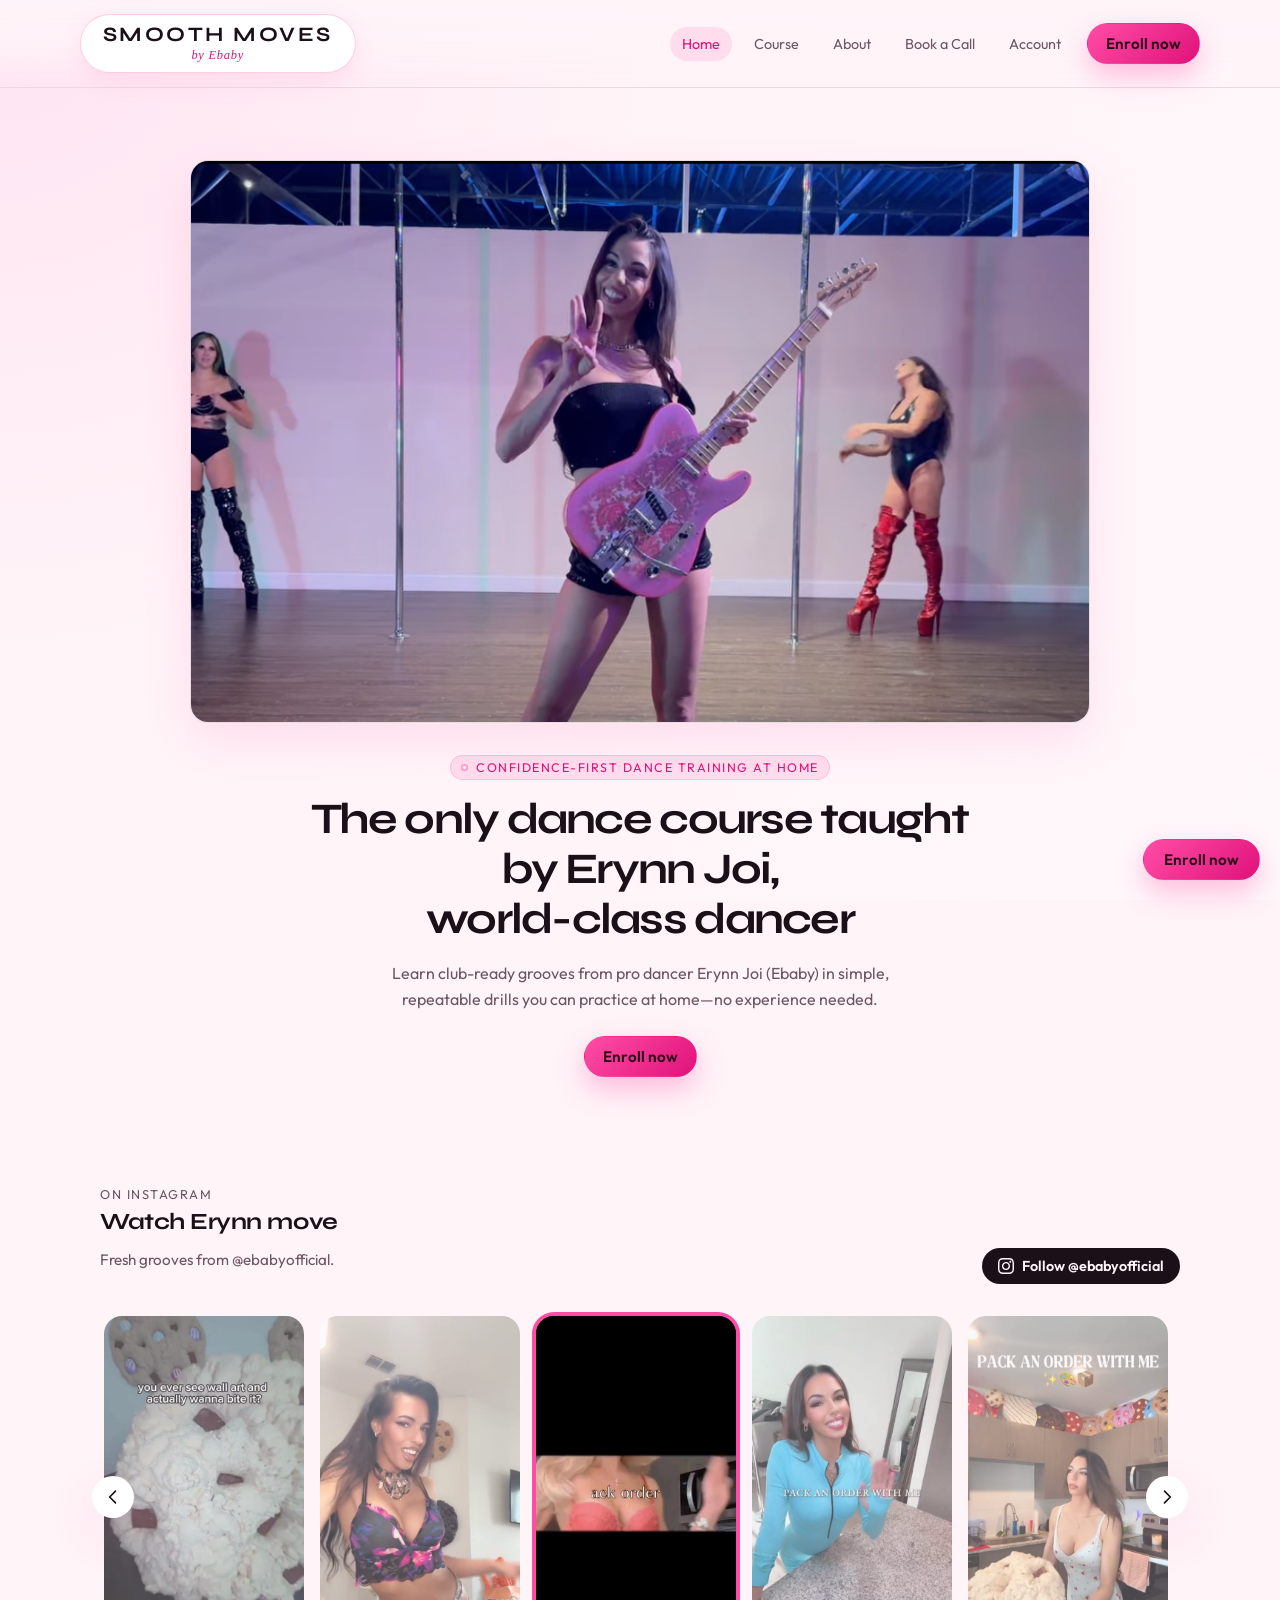
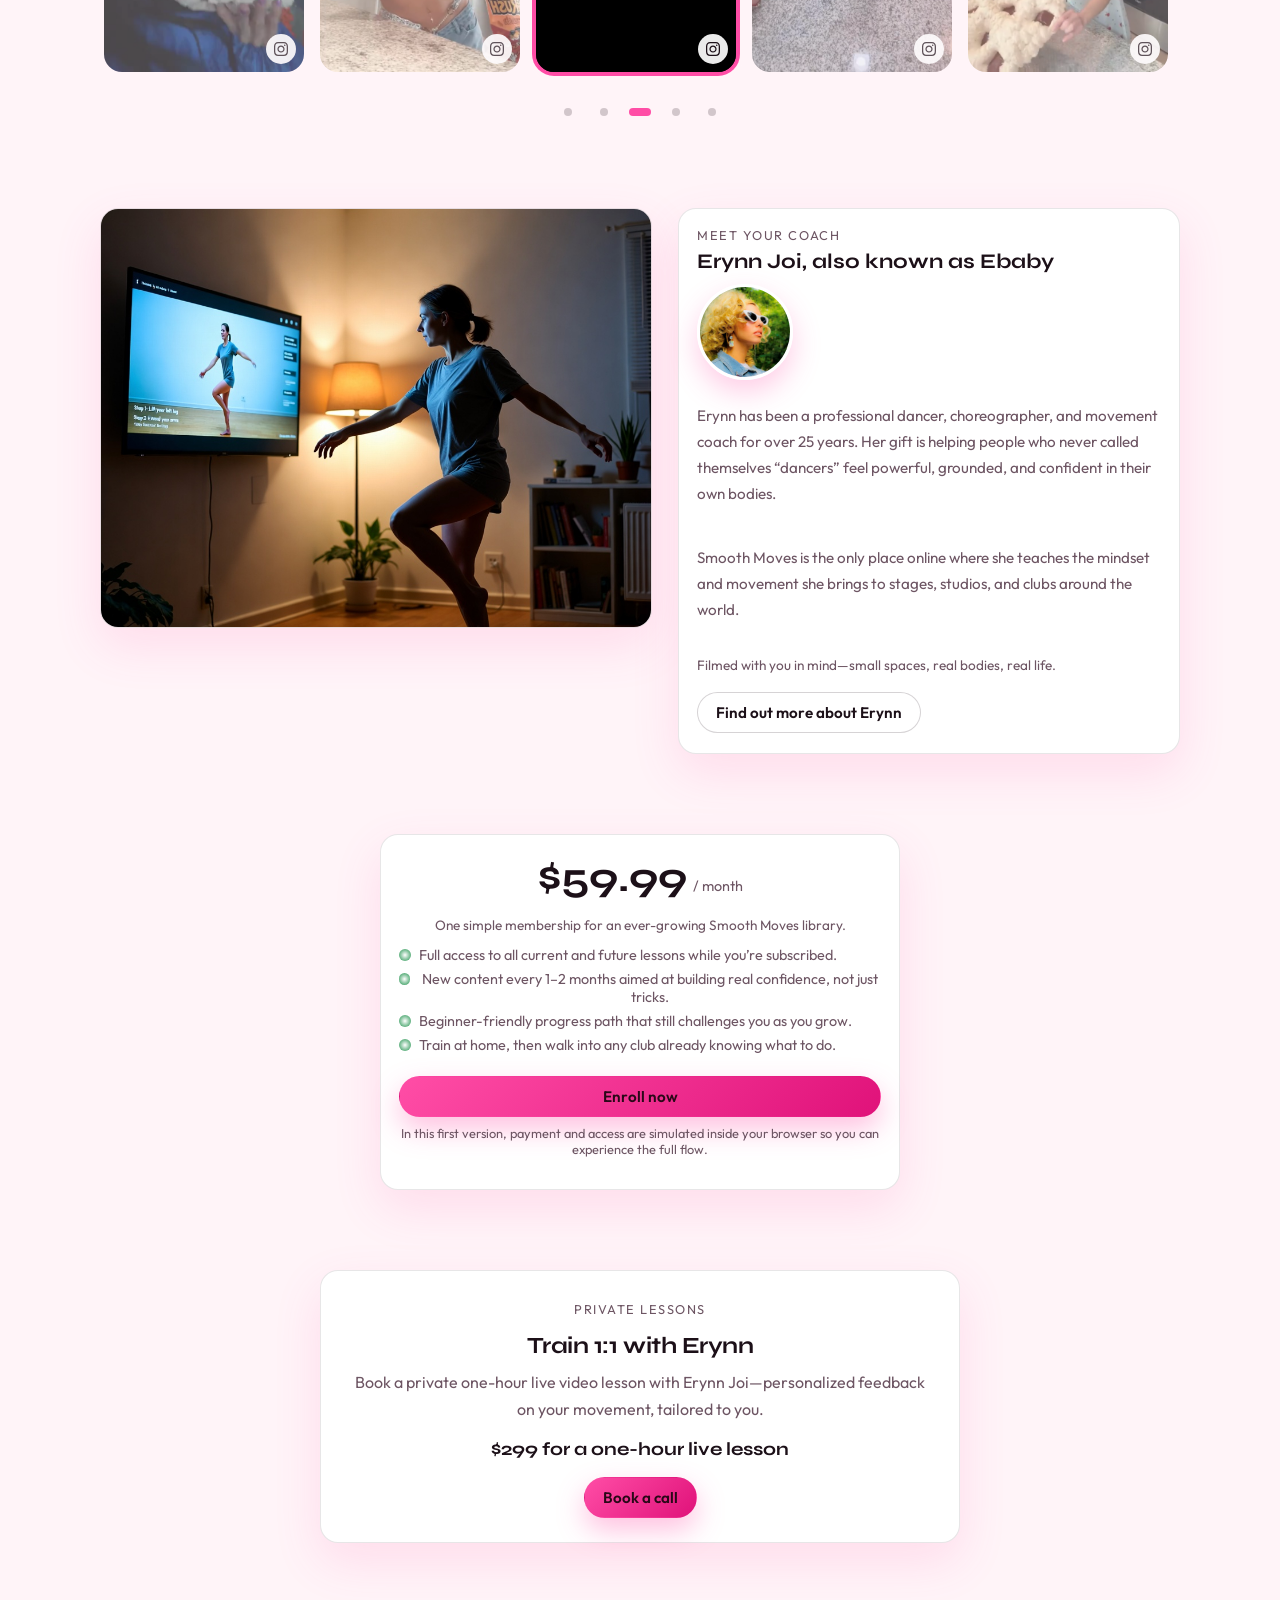
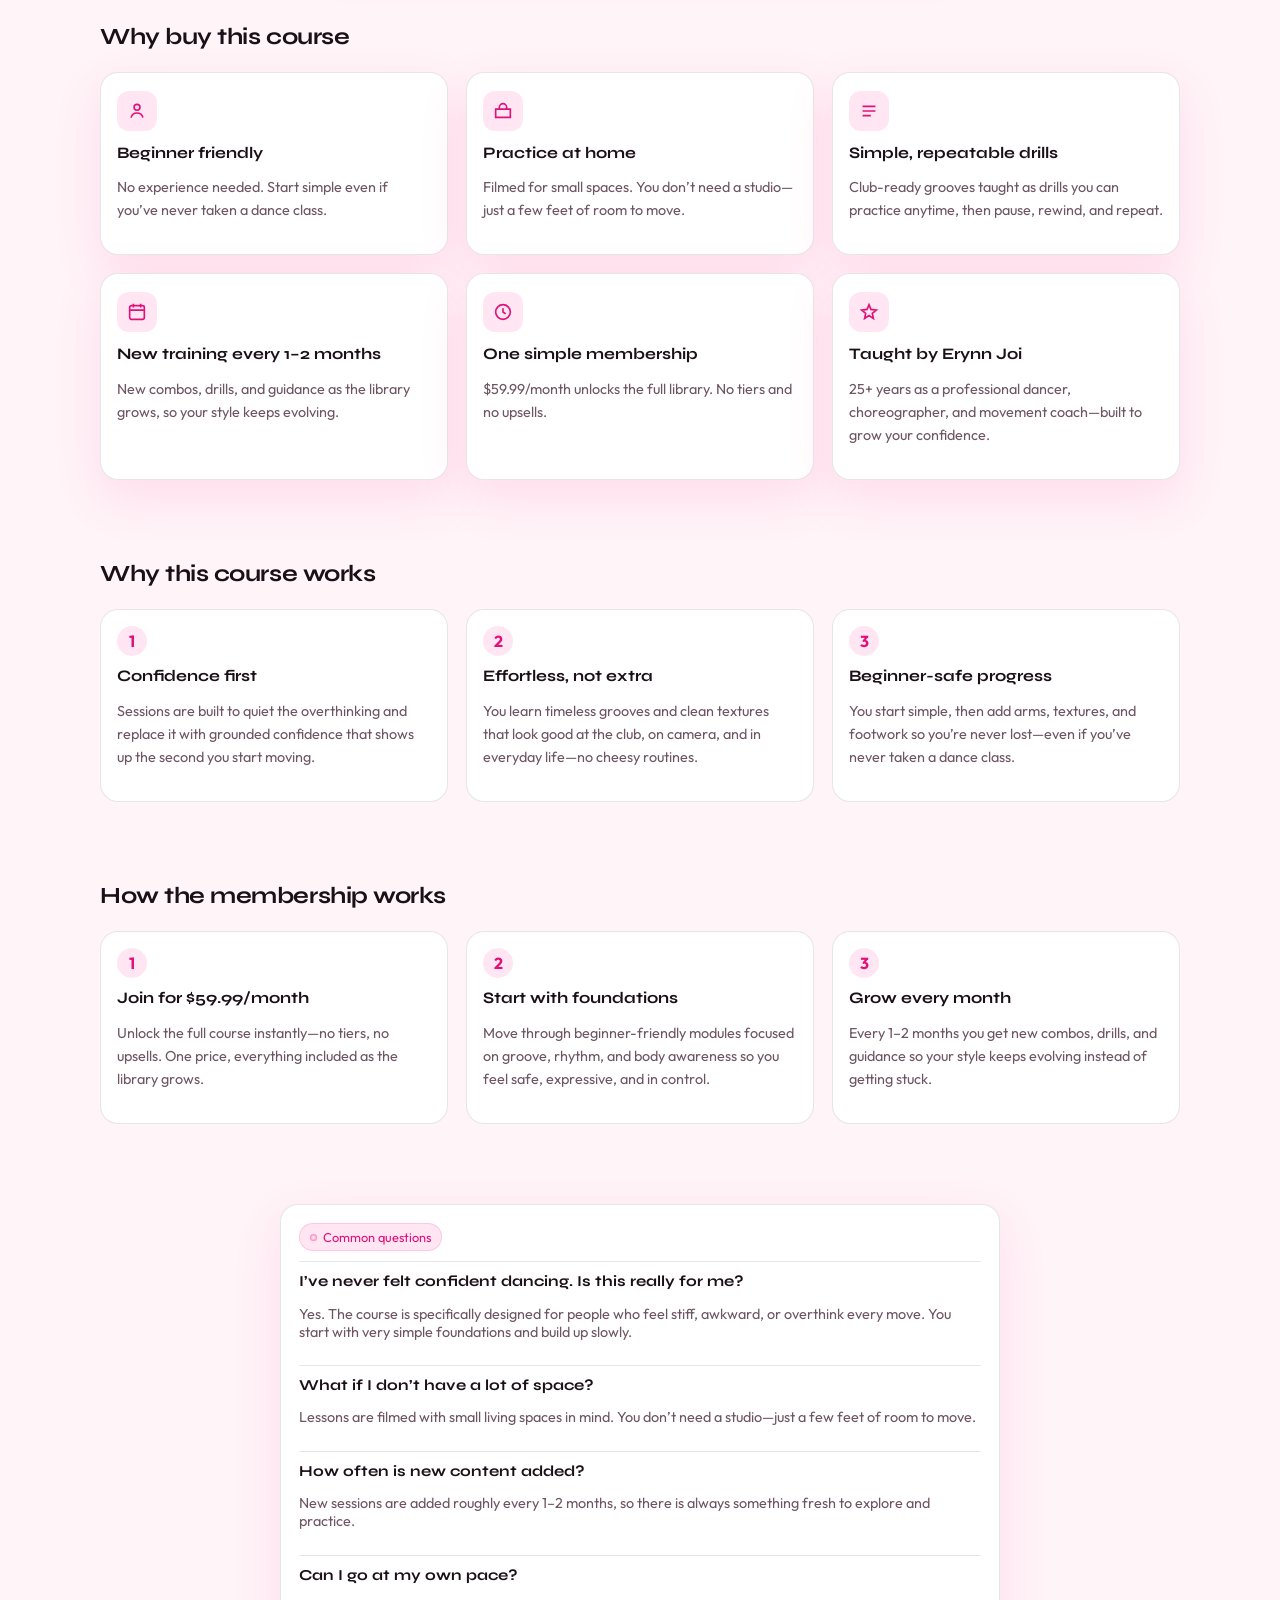
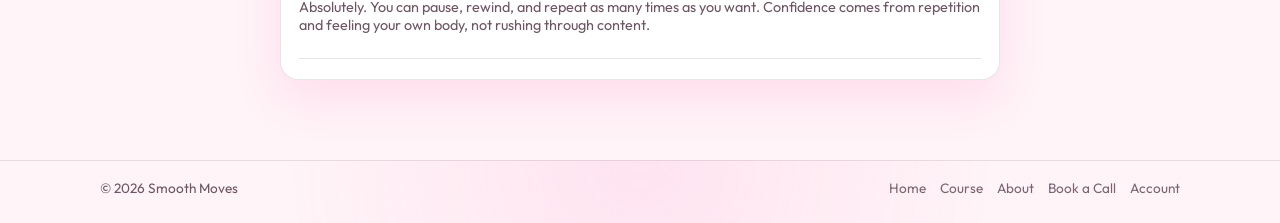
<file: index.html>
<!DOCTYPE html>
<html lang="en">
  <head>
    <meta charset="UTF-8" />
    <meta name="viewport" content="width=device-width, initial-scale=1" />
    <title>Smooth Moves – Home</title>
    <meta
      name="description"
      content="Learn club-ready grooves from pro dancer Erynn Joi (Ebaby) in simple, repeatable drills you can practice at home—no experience needed. Membership $59.99/month."
    />
    <meta name="theme-color" content="#ff4da6" />
    <link rel="icon" href="assets/favicon.svg" type="image/svg+xml" />
    <link rel="canonical" href="https://plugin-factory-fl.github.io/ebaby_course/" />
    <meta property="og:type" content="website" />
    <meta property="og:site_name" content="Smooth Moves" />
    <meta property="og:title" content="Smooth Moves – beginner dance training at home" />
    <meta
      property="og:description"
      content="Learn club-ready grooves from pro dancer Erynn Joi (Ebaby) in simple, repeatable drills you can practice at home—no experience needed."
    />
    <meta property="og:image" content="https://plugin-factory-fl.github.io/ebaby_course/assets/lifestyle1.jpg" />
    <meta name="twitter:card" content="summary_large_image" />
    <meta name="twitter:title" content="Smooth Moves – beginner dance training at home" />
    <meta
      name="twitter:description"
      content="Learn club-ready grooves from pro dancer Erynn Joi (Ebaby) in simple, repeatable drills you can practice at home—no experience needed."
    />
    <meta name="twitter:image" content="https://plugin-factory-fl.github.io/ebaby_course/assets/lifestyle1.jpg" />
    <link rel="preconnect" href="https://fonts.googleapis.com" />
    <link rel="preconnect" href="https://fonts.gstatic.com" crossorigin />
    <link
      href="https://fonts.googleapis.com/css2?family=Outfit:wght@400;500;600;700&family=Syne:wght@600;700;800&display=swap"
      rel="stylesheet"
    />
    <link rel="stylesheet" href="styles.css" />
  </head>
  <body data-page="home">
    <header class="site-header">
      <div class="container header-inner">
        <a href="index.html" class="logo" aria-label="Smooth Moves by Ebaby">
          <span class="logo-mark">Smooth Moves</span>
          <span class="logo-byline">by Ebaby</span>
        </a>
        <nav class="main-nav">
          <a href="index.html" class="nav-link" data-nav="home">Home</a>
          <a href="course.html" class="nav-link" data-nav="course">Course</a>
          <a href="about.html" class="nav-link" data-nav="about">About</a>
          <a href="book.html" class="nav-link" data-nav="book">Book a Call</a>
          <a href="account.html" class="nav-link" data-nav="account">Account</a>
          <a href="account.html?start=1" class="btn btn-primary nav-cta">Enroll now</a>
        </nav>
      </div>
    </header>

    <section class="top-banner hidden">
      <img src="assets/banner.jpeg" alt="Smooth Moves banner" />
    </section>

    <main>
      <section class="hero">
        <div class="container">
          <div class="hero-intro-video">
            <div class="hero-coach-video">
              <img src="assets/Introductory_placeholder1.png" alt="Introductory video placeholder" class="intro-placeholder-img" />
            </div>
          </div>
          <div class="hero-copy">
            <div class="hero-tagline">
              <span class="pill-dot"></span>
              Confidence-first dance training at home
            </div>
            <h1>The only dance course taught by Erynn Joi, <span class="nowrap">world-class dancer</span></h1>
            <p>
              Learn club-ready grooves from pro dancer Erynn Joi (Ebaby) in simple, repeatable drills you can practice at home—no experience needed.
            </p>
            <div class="hero-actions">
              <a href="account.html?start=1" class="btn btn-primary">Enroll now</a>
            </div>
          </div>
        </div>
      </section>

      <section class="section instagram-section" data-instagram-section aria-label="Instagram videos from Erynn Joi">
        <div class="container">
          <div class="instagram-header">
            <div>
              <p class="about-eyebrow">On Instagram</p>
              <h2 class="section-title">Watch Erynn move</h2>
              <p class="section-subtitle">Fresh grooves from @ebabyofficial.</p>
            </div>
            <a
              class="instagram-follow"
              href="https://www.instagram.com/ebabyofficial/"
              target="_blank"
              rel="noreferrer"
            >
              <svg viewBox="0 0 24 24" aria-hidden="true" fill="currentColor">
                <path d="M12 2.163c3.204 0 3.584.012 4.85.07 3.252.148 4.771 1.691 4.919 4.919.058 1.265.069 1.645.069 4.849 0 3.205-.012 3.584-.069 4.849-.149 3.225-1.664 4.771-4.919 4.919-1.266.058-1.644.07-4.85.07-3.204 0-3.584-.012-4.849-.07-3.26-.149-4.771-1.699-4.919-4.92-.058-1.265-.07-1.644-.07-4.849 0-3.204.013-3.583.07-4.849.149-3.227 1.664-4.771 4.919-4.919 1.266-.057 1.645-.069 4.849-.069zm0-2.163c-3.259 0-3.667.014-4.947.072-4.358.2-6.78 2.618-6.98 6.98-.059 1.281-.073 1.689-.073 4.948 0 3.259.014 3.668.072 4.948.2 4.358 2.618 6.78 6.98 6.98 1.281.058 1.689.072 4.948.072 3.259 0 3.668-.014 4.948-.072 4.354-.2 6.782-2.618 6.979-6.98.059-1.28.073-1.689.073-4.948 0-3.259-.014-3.667-.072-4.947-.196-4.354-2.617-6.78-6.979-6.98-1.281-.059-1.69-.073-4.949-.073zm0 5.838c-3.403 0-6.162 2.759-6.162 6.162s2.759 6.163 6.162 6.163 6.162-2.759 6.162-6.163c0-3.403-2.759-6.162-6.162-6.162zm0 10.162c-2.209 0-4-1.79-4-4 0-2.209 1.791-4 4-4s4 1.791 4 4c0 2.21-1.791 4-4 4zm6.406-11.845c-.796 0-1.441.645-1.441 1.44s.645 1.44 1.441 1.44c.795 0 1.439-.645 1.439-1.44s-.644-1.44-1.439-1.44z" />
              </svg>
              Follow @ebabyofficial
            </a>
          </div>
          <div class="instagram-carousel-wrap">
            <button type="button" class="instagram-nav instagram-nav-prev" data-instagram-prev aria-label="Previous video">
              <svg viewBox="0 0 24 24" fill="none" stroke="currentColor" stroke-width="2" aria-hidden="true">
                <path stroke-linecap="round" stroke-linejoin="round" d="M15 19l-7-7 7-7" />
              </svg>
            </button>
            <div class="instagram-track" data-instagram-track></div>
            <button type="button" class="instagram-nav instagram-nav-next" data-instagram-next aria-label="Next video">
              <svg viewBox="0 0 24 24" fill="none" stroke="currentColor" stroke-width="2" aria-hidden="true">
                <path stroke-linecap="round" stroke-linejoin="round" d="M9 5l7 7-7 7" />
              </svg>
            </button>
          </div>
          <div class="instagram-dots" data-instagram-dots></div>
        </div>
      </section>

      <section class="section">
        <div class="container two-column">
          <div>
            <img src="assets/lifestyle1.jpg" alt="Person dancing with confidence at home" class="coach-side-photo" />
          </div>
          <div>
            <div class="about-card">
              <div class="about-eyebrow">Meet your coach</div>
              <h3 class="about-title">Erynn Joi, also known as Ebaby</h3>
              <div class="stack">
                <img src="assets/coach_pic.jpeg" alt="Erynn Joi, also known as Ebaby" class="coach-avatar" />
                <p class="about-body">
                  Erynn has been a professional dancer, choreographer, and movement coach for over 25 years. Her gift is helping people who never
                  called themselves “dancers” feel powerful, grounded, and confident in their own bodies.
                </p>
                <p class="about-body">
                  Smooth Moves is the only place online where she teaches the mindset and movement she brings to stages, studios, and clubs around the world.
                </p>
                <div class="about-meta">Filmed with you in mind—small spaces, real bodies, real life.</div>
                <a href="about.html" class="btn btn-secondary about-more-btn">Find out more about Erynn</a>
              </div>
            </div>
          </div>
        </div>
      </section>

      <section class="section">
        <div class="container">
          <div class="pricing-card">
            <div class="pricing-price-row">
              <div class="pricing-amount">$59.99</div>
              <div class="pricing-period">/ month</div>
            </div>
            <p class="pricing-note">
              One simple membership for an ever-growing Smooth Moves library.
            </p>
            <ul class="pricing-list">
              <li>
                <span class="check-dot"></span>
                <span>Full access to all current and future lessons while you’re subscribed.</span>
              </li>
              <li>
                <span class="check-dot"></span>
                <span>New content every 1–2 months aimed at building real confidence, not just tricks.</span>
              </li>
              <li>
                <span class="check-dot"></span>
                <span>Beginner-friendly progress path that still challenges you as you grow.</span>
              </li>
              <li>
                <span class="check-dot"></span>
                <span>Train at home, then walk into any club already knowing what to do.</span>
              </li>
            </ul>
            <a href="account.html?start=1" class="btn btn-primary" style="width: 100%; margin-top: 4px;">Enroll now</a>
            <p class="helper-text" style="margin-top: 8px;">
              In this first version, payment and access are simulated inside your browser so you can experience the full flow.
            </p>
          </div>
        </div>
      </section>

      <section class="section">
        <div class="container">
          <div class="private-promo">
            <p class="about-eyebrow">Private lessons</p>
            <h2 class="section-title">Train 1:1 with Erynn</h2>
            <p>
              Book a private one-hour live video lesson with Erynn Joi—personalized feedback on your movement, tailored to you.
            </p>
            <p class="private-promo-price">$299 for a one-hour live lesson</p>
            <a href="book.html" class="btn btn-primary">Book a call</a>
          </div>
        </div>
      </section>

      <section class="section">
        <div class="container">
          <div class="section-heading">
            <h2 class="section-title">Why buy this course</h2>
          </div>
          <div class="benefit-grid">
            <article class="benefit-card">
              <div class="benefit-icon" aria-hidden="true">
                <svg viewBox="0 0 24 24" fill="none" stroke="currentColor" stroke-width="1.8">
                  <circle cx="12" cy="8" r="3.2" />
                  <path d="M5.5 19.2c.8-3.2 3.2-5 6.5-5s5.7 1.8 6.5 5" />
                </svg>
              </div>
              <h3 class="feature-title">Beginner friendly</h3>
              <p class="feature-body">No experience needed. Start simple even if you’ve never taken a dance class.</p>
            </article>
            <article class="benefit-card">
              <div class="benefit-icon" aria-hidden="true">
                <svg viewBox="0 0 24 24" fill="none" stroke="currentColor" stroke-width="1.8">
                  <path d="M4 10h16v9H4z" />
                  <path d="M8 10V8a4 4 0 0 1 8 0v2" />
                </svg>
              </div>
              <h3 class="feature-title">Practice at home</h3>
              <p class="feature-body">Filmed for small spaces. You don’t need a studio—just a few feet of room to move.</p>
            </article>
            <article class="benefit-card">
              <div class="benefit-icon" aria-hidden="true">
                <svg viewBox="0 0 24 24" fill="none" stroke="currentColor" stroke-width="1.8">
                  <path d="M5 7h14M5 12h14M5 17h9" />
                </svg>
              </div>
              <h3 class="feature-title">Simple, repeatable drills</h3>
              <p class="feature-body">Club-ready grooves taught as drills you can practice anytime, then pause, rewind, and repeat.</p>
            </article>
            <article class="benefit-card">
              <div class="benefit-icon" aria-hidden="true">
                <svg viewBox="0 0 24 24" fill="none" stroke="currentColor" stroke-width="1.8">
                  <rect x="4" y="5" width="16" height="15" rx="2" />
                  <path d="M8 3v4M16 3v4M4 10h16" />
                </svg>
              </div>
              <h3 class="feature-title">New training every 1–2 months</h3>
              <p class="feature-body">New combos, drills, and guidance as the library grows, so your style keeps evolving.</p>
            </article>
            <article class="benefit-card">
              <div class="benefit-icon" aria-hidden="true">
                <svg viewBox="0 0 24 24" fill="none" stroke="currentColor" stroke-width="1.8">
                  <circle cx="12" cy="12" r="8" />
                  <path d="M12 8v4l3 2" />
                </svg>
              </div>
              <h3 class="feature-title">One simple membership</h3>
              <p class="feature-body">$59.99/month unlocks the full library. No tiers and no upsells.</p>
            </article>
            <article class="benefit-card">
              <div class="benefit-icon" aria-hidden="true">
                <svg viewBox="0 0 24 24" fill="none" stroke="currentColor" stroke-width="1.8">
                  <path d="M12 4l2.1 5.2L20 10l-4.4 3.5L16.8 19 12 15.8 7.2 19l1.2-5.5L4 10l5.9-.8z" />
                </svg>
              </div>
              <h3 class="feature-title">Taught by Erynn Joi</h3>
              <p class="feature-body">25+ years as a professional dancer, choreographer, and movement coach—built to grow your confidence.</p>
            </article>
          </div>
        </div>
      </section>

      <section class="section">
        <div class="container">
          <div class="section-heading">
            <h2 class="section-title">Why this course works</h2>
          </div>
          <div class="card-grid">
            <article class="feature-card">
              <div class="feature-icon">1</div>
              <h3 class="feature-title">Confidence first</h3>
              <p class="feature-body">
                Sessions are built to quiet the overthinking and replace it with grounded confidence that shows up the second you start moving.
              </p>
            </article>
            <article class="feature-card">
              <div class="feature-icon">2</div>
              <h3 class="feature-title">Effortless, not extra</h3>
              <p class="feature-body">
                You learn timeless grooves and clean textures that look good at the club, on camera, and in everyday life—no cheesy routines.
              </p>
            </article>
            <article class="feature-card">
              <div class="feature-icon">3</div>
              <h3 class="feature-title">Beginner-safe progress</h3>
              <p class="feature-body">
                You start simple, then add arms, textures, and footwork so you’re never lost—even if you’ve never taken a dance class.
              </p>
            </article>
          </div>
        </div>
      </section>

      <section class="section">
        <div class="container">
          <div class="section-heading">
            <h2 class="section-title">How the membership works</h2>
          </div>
          <div class="card-grid">
            <article class="feature-card">
              <div class="feature-icon">1</div>
              <h3 class="feature-title">Join for $59.99/month</h3>
              <p class="feature-body">
                Unlock the full course instantly—no tiers, no upsells. One price, everything included as the library grows.
              </p>
            </article>
            <article class="feature-card">
              <div class="feature-icon">2</div>
              <h3 class="feature-title">Start with foundations</h3>
              <p class="feature-body">
                Move through beginner-friendly modules focused on groove, rhythm, and body awareness so you feel safe, expressive, and in control.
              </p>
            </article>
            <article class="feature-card">
              <div class="feature-icon">3</div>
              <h3 class="feature-title">Grow every month</h3>
              <p class="feature-body">
                Every 1–2 months you get new combos, drills, and guidance so your style keeps evolving instead of getting stuck.
              </p>
            </article>
          </div>
        </div>
      </section>

      <section class="section">
        <div class="container">
          <div class="faq-card">
            <div class="pill">
              <span class="pill-dot"></span>
              Common questions
            </div>
            <div class="faq-list">
              <div class="faq-item">
                <h3 class="faq-question">I’ve never felt confident dancing. Is this really for me?</h3>
                <p class="faq-answer">
                  Yes. The course is specifically designed for people who feel stiff, awkward, or overthink every move. You start with very simple foundations and build up slowly.
                </p>
              </div>
              <div class="faq-item">
                <h3 class="faq-question">What if I don’t have a lot of space?</h3>
                <p class="faq-answer">
                  Lessons are filmed with small living spaces in mind. You don’t need a studio—just a few feet of room to move.
                </p>
              </div>
              <div class="faq-item">
                <h3 class="faq-question">How often is new content added?</h3>
                <p class="faq-answer">
                  New sessions are added roughly every 1–2 months, so there is always something fresh to explore and practice.
                </p>
              </div>
              <div class="faq-item">
                <h3 class="faq-question">Can I go at my own pace?</h3>
                <p class="faq-answer">
                  Absolutely. You can pause, rewind, and repeat as many times as you want. Confidence comes from repetition and feeling your own body, not rushing through content.
                </p>
              </div>
            </div>
          </div>
        </div>
      </section>
    </main>

    <footer class="site-footer">
      <div class="container footer-inner">
        <div class="footer-left">
          <span>&copy; <span id="year"></span> Smooth Moves</span>
        </div>
        <div class="footer-right">
          <a href="index.html">Home</a>
          <a href="course.html">Course</a>
          <a href="about.html">About</a>
          <a href="book.html">Book a Call</a>
          <a href="account.html">Account</a>
        </div>
      </div>
    </footer>

    <script src="app.js"></script>
    <script src="home.js"></script>
  </body>
</html>
</file>
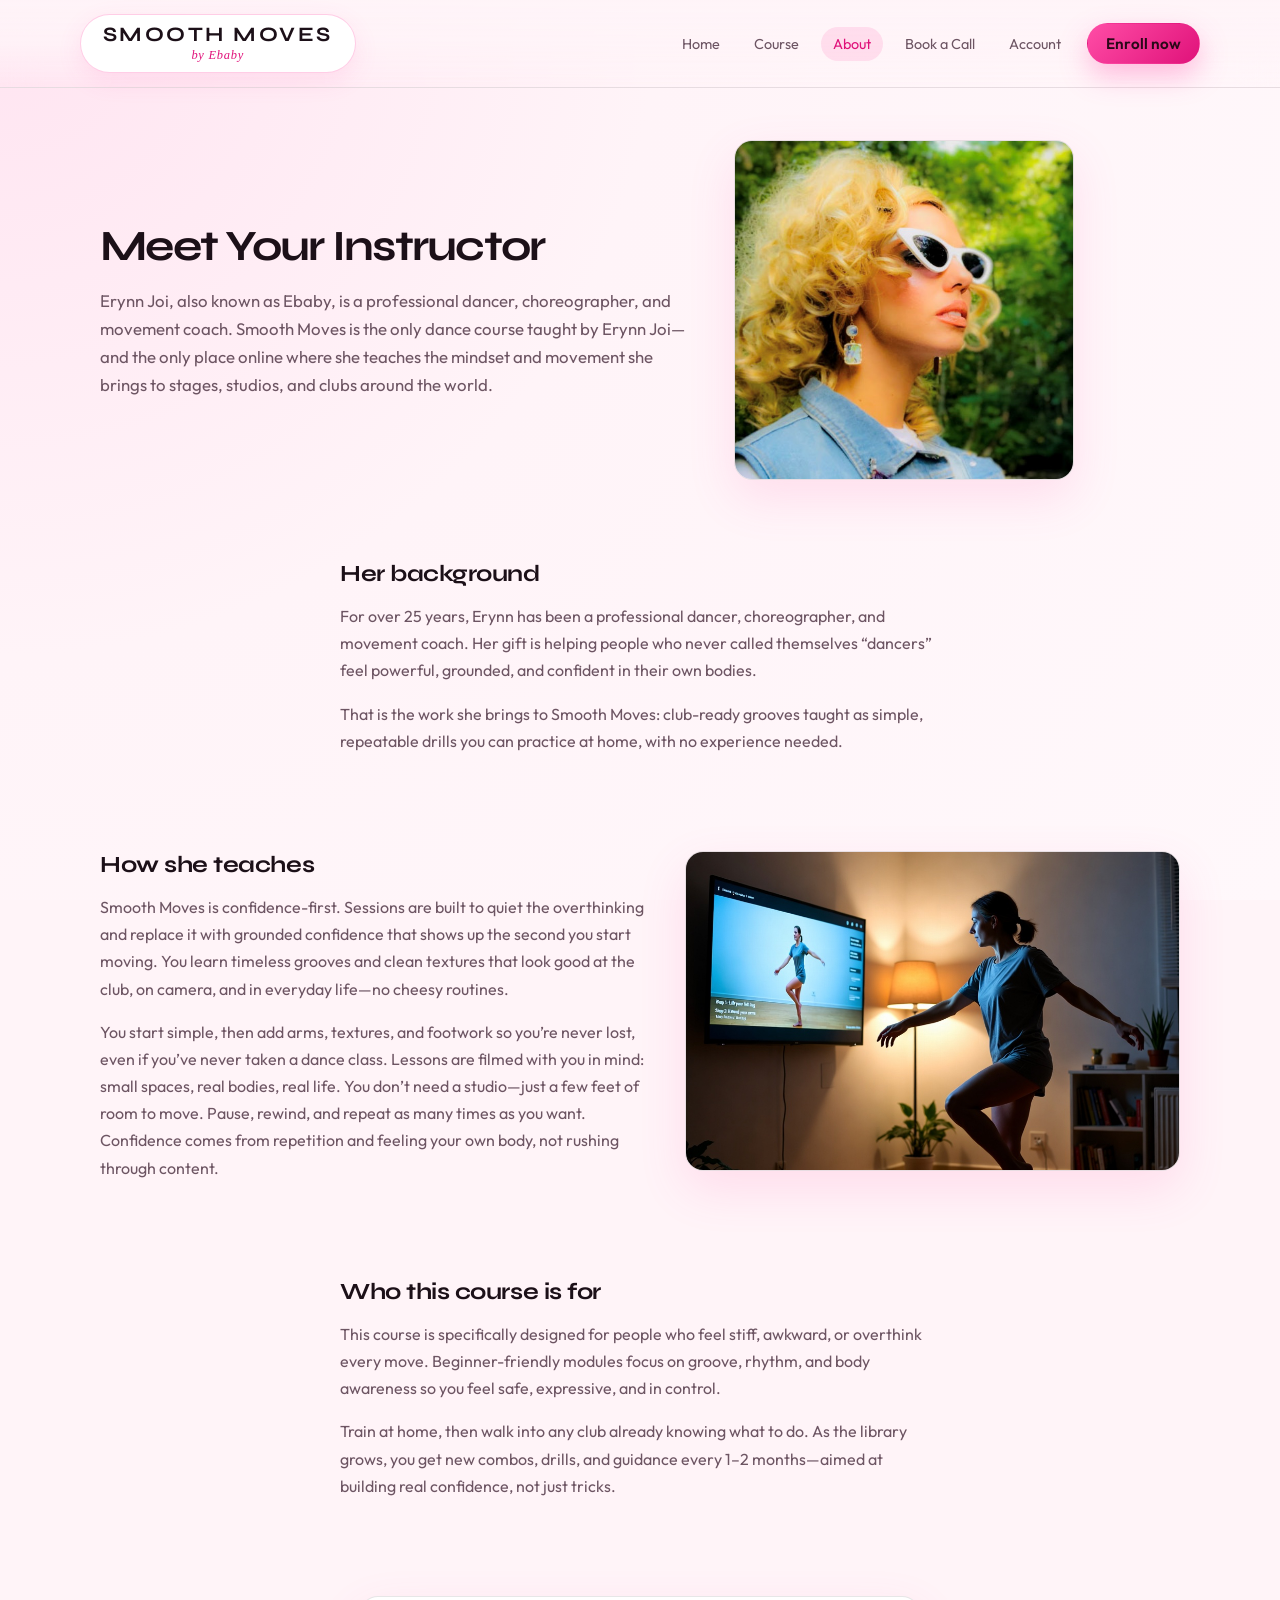
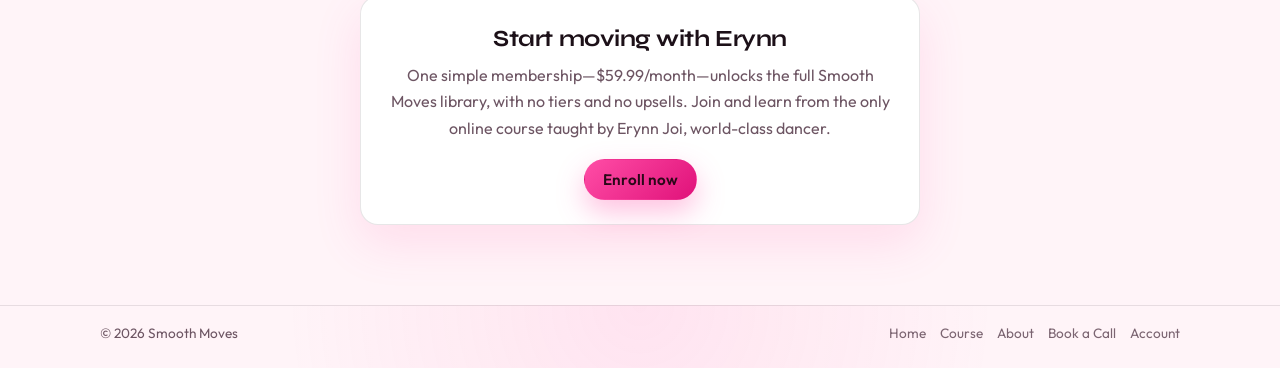
<file: about.html>
<!DOCTYPE html>
<html lang="en">
  <head>
    <meta charset="UTF-8" />
    <meta name="viewport" content="width=device-width, initial-scale=1" />
    <title>Smooth Moves – About</title>
    <meta
      name="description"
      content="Meet Erynn Joi (Ebaby)—professional dancer, choreographer, and movement coach—and learn why Smooth Moves is built for beginners who want confidence on the dance floor."
    />
    <meta name="theme-color" content="#ff4da6" />
    <link rel="icon" href="assets/favicon.svg" type="image/svg+xml" />
    <link rel="canonical" href="https://plugin-factory-fl.github.io/ebaby_course/about.html" />
    <meta property="og:type" content="website" />
    <meta property="og:site_name" content="Smooth Moves" />
    <meta property="og:title" content="Smooth Moves – About Erynn Joi" />
    <meta
      property="og:description"
      content="Meet Erynn Joi (Ebaby)—professional dancer, choreographer, and movement coach—and learn why Smooth Moves is built for beginners who want confidence on the dance floor."
    />
    <meta property="og:image" content="https://plugin-factory-fl.github.io/ebaby_course/assets/coach_pic.jpeg" />
    <meta name="twitter:card" content="summary_large_image" />
    <meta name="twitter:title" content="Smooth Moves – About Erynn Joi" />
    <meta
      name="twitter:description"
      content="Meet Erynn Joi (Ebaby)—professional dancer, choreographer, and movement coach—and learn why Smooth Moves is built for beginners who want confidence on the dance floor."
    />
    <meta name="twitter:image" content="https://plugin-factory-fl.github.io/ebaby_course/assets/coach_pic.jpeg" />
    <link rel="preconnect" href="https://fonts.googleapis.com" />
    <link rel="preconnect" href="https://fonts.gstatic.com" crossorigin />
    <link
      href="https://fonts.googleapis.com/css2?family=Outfit:wght@400;500;600;700&family=Syne:wght@600;700;800&display=swap"
      rel="stylesheet"
    />
    <link rel="stylesheet" href="styles.css" />
  </head>
  <body data-page="about">
    <header class="site-header">
      <div class="container header-inner">
        <a href="index.html" class="logo" aria-label="Smooth Moves by Ebaby">
          <span class="logo-mark">Smooth Moves</span>
          <span class="logo-byline">by Ebaby</span>
        </a>
        <nav class="main-nav">
          <a href="index.html" class="nav-link" data-nav="home">Home</a>
          <a href="course.html" class="nav-link" data-nav="course">Course</a>
          <a href="about.html" class="nav-link" data-nav="about">About</a>
          <a href="book.html" class="nav-link" data-nav="book">Book a Call</a>
          <a href="account.html" class="nav-link" data-nav="account">Account</a>
          <a href="account.html?start=1" class="btn btn-primary nav-cta">Enroll now</a>
        </nav>
      </div>
    </header>

    <main class="about-page">
      <section class="section">
        <div class="container about-intro">
          <div>
            <h1 class="about-page-title">Meet Your Instructor</h1>
            <p class="about-lead">
              Erynn Joi, also known as Ebaby, is a professional dancer, choreographer, and movement coach. Smooth Moves is the only dance course taught by Erynn Joi—and the only place online where she teaches the mindset and movement she brings to stages, studios, and clubs around the world.
            </p>
          </div>
          <img src="assets/coach_pic.jpeg" alt="Erynn Joi, also known as Ebaby" class="about-photo" />
        </div>
      </section>

      <section class="section">
        <div class="container about-prose">
          <h2 class="section-title">Her background</h2>
          <p>
            For over 25 years, Erynn has been a professional dancer, choreographer, and movement coach. Her gift is helping people who never called themselves “dancers” feel powerful, grounded, and confident in their own bodies.
          </p>
          <p>
            That is the work she brings to Smooth Moves: club-ready grooves taught as simple, repeatable drills you can practice at home, with no experience needed.
          </p>
        </div>
      </section>

      <section class="section">
        <div class="container about-split">
          <div class="about-prose">
            <h2 class="section-title">How she teaches</h2>
            <p>
              Smooth Moves is confidence-first. Sessions are built to quiet the overthinking and replace it with grounded confidence that shows up the second you start moving. You learn timeless grooves and clean textures that look good at the club, on camera, and in everyday life—no cheesy routines.
            </p>
            <p>
              You start simple, then add arms, textures, and footwork so you’re never lost, even if you’ve never taken a dance class. Lessons are filmed with you in mind: small spaces, real bodies, real life. You don’t need a studio—just a few feet of room to move. Pause, rewind, and repeat as many times as you want. Confidence comes from repetition and feeling your own body, not rushing through content.
            </p>
          </div>
          <img src="assets/lifestyle1.jpg" alt="Person dancing with confidence at home" class="about-photo about-photo-wide" />
        </div>
      </section>

      <section class="section">
        <div class="container about-prose">
          <h2 class="section-title">Who this course is for</h2>
          <p>
            This course is specifically designed for people who feel stiff, awkward, or overthink every move. Beginner-friendly modules focus on groove, rhythm, and body awareness so you feel safe, expressive, and in control.
          </p>
          <p>
            Train at home, then walk into any club already knowing what to do. As the library grows, you get new combos, drills, and guidance every 1–2 months—aimed at building real confidence, not just tricks.
          </p>
        </div>
      </section>

      <section class="section">
        <div class="container">
          <div class="about-cta-card">
            <h2 class="section-title">Start moving with Erynn</h2>
            <p>
              One simple membership—$59.99/month—unlocks the full Smooth Moves library, with no tiers and no upsells. Join and learn from the only online course taught by Erynn Joi, world-class dancer.
            </p>
            <a class="btn btn-primary" data-stripe-checkout href="https://buy.stripe.com/REPLACE_ME">Enroll now</a>
          </div>
        </div>
      </section>
    </main>

    <footer class="site-footer">
      <div class="container footer-inner">
        <div class="footer-left">
          <span>&copy; <span id="year"></span> Smooth Moves</span>
        </div>
        <div class="footer-right">
          <a href="index.html">Home</a>
          <a href="course.html">Course</a>
          <a href="about.html">About</a>
          <a href="book.html">Book a Call</a>
          <a href="account.html">Account</a>
        </div>
      </div>
    </footer>

    <script src="app.js"></script>
  </body>
</html>
</file>
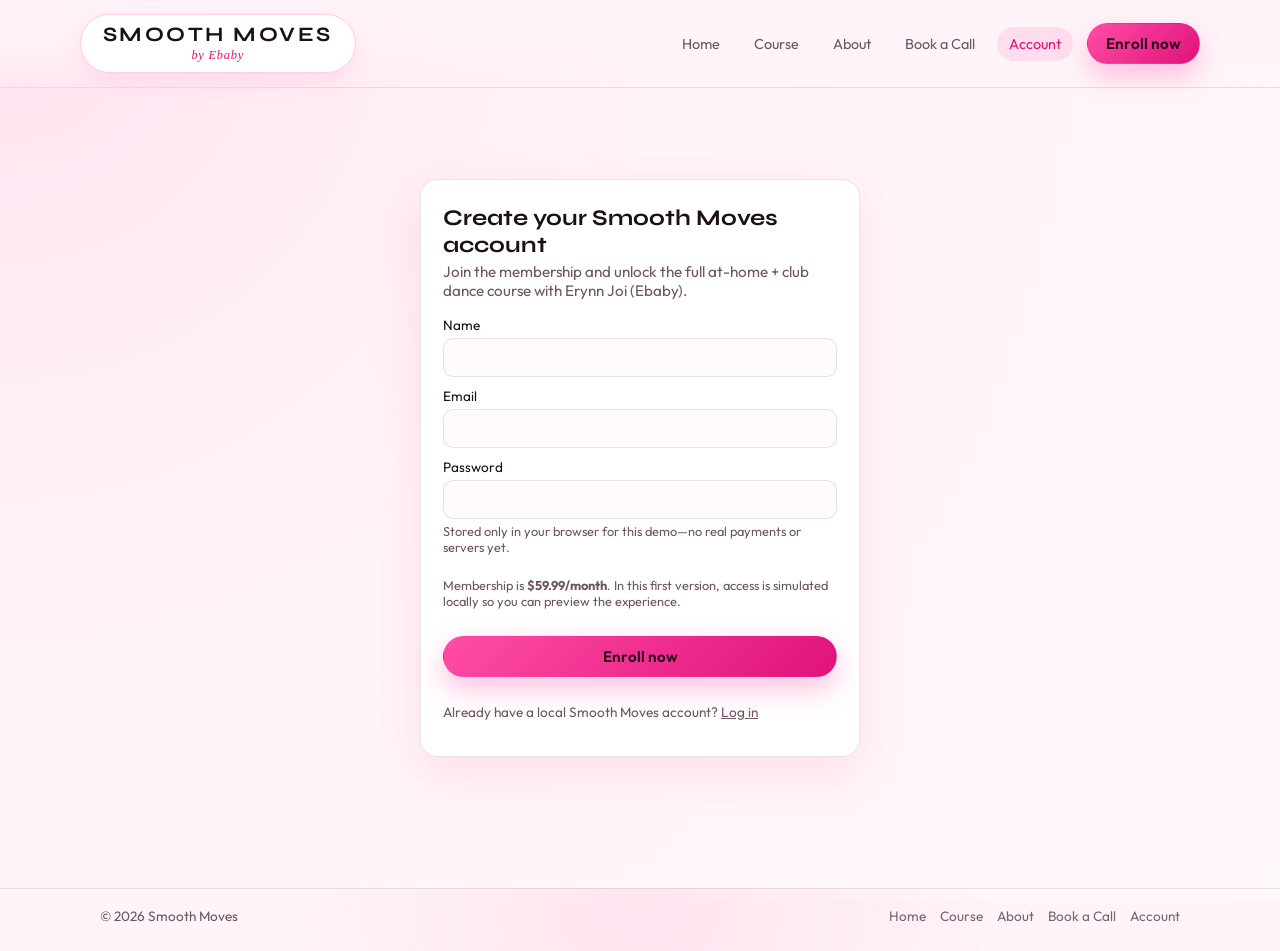
<file: account.html>
<!DOCTYPE html>
<html lang="en">
  <head>
    <meta charset="UTF-8" />
    <meta name="viewport" content="width=device-width, initial-scale=1" />
    <title>Smooth Moves – Account</title>
    <meta name="description" content="Create your Smooth Moves account, start membership, and manage access to the course." />
    <meta name="theme-color" content="#ff4da6" />
    <link rel="icon" href="assets/favicon.svg" type="image/svg+xml" />
    <meta property="og:type" content="website" />
    <meta property="og:site_name" content="Smooth Moves" />
    <meta property="og:title" content="Smooth Moves – Account" />
    <meta property="og:description" content="Create your Smooth Moves account, start membership, and manage access to the course." />
    <meta property="og:image" content="https://plugin-factory-fl.github.io/ebaby_course/assets/lifestyle1.jpg" />
    <link rel="preconnect" href="https://fonts.googleapis.com" />
    <link rel="preconnect" href="https://fonts.gstatic.com" crossorigin />
    <link
      href="https://fonts.googleapis.com/css2?family=Outfit:wght@400;500;600;700&family=Syne:wght@600;700;800&display=swap"
      rel="stylesheet"
    />
    <link rel="stylesheet" href="styles.css" />
  </head>
  <body data-page="account">
    <header class="site-header">
      <div class="container header-inner">
        <a href="index.html" class="logo" aria-label="Smooth Moves by Ebaby">
          <span class="logo-mark">Smooth Moves</span>
          <span class="logo-byline">by Ebaby</span>
        </a>
        <nav class="main-nav">
          <a href="index.html" class="nav-link" data-nav="home">Home</a>
          <a href="course.html" class="nav-link" data-nav="course">Course</a>
          <a href="about.html" class="nav-link" data-nav="about">About</a>
          <a href="book.html" class="nav-link" data-nav="book">Book a Call</a>
          <a href="account.html" class="nav-link" data-nav="account">Account</a>
          <a href="account.html?start=1" class="btn btn-primary nav-cta">Enroll now</a>
        </nav>
      </div>
    </header>

    <main class="account-main">
      <section class="account-card" id="account-root">
        <!-- Content will be rendered by account.js based on user state -->
        <noscript>
          <p>This page requires JavaScript to manage your account and membership.</p>
        </noscript>
      </section>
    </main>

    <footer class="site-footer">
      <div class="container footer-inner">
        <div class="footer-left">
          <span>&copy; <span id="year"></span> Smooth Moves</span>
        </div>
        <div class="footer-right">
          <a href="index.html">Home</a>
          <a href="course.html">Course</a>
          <a href="about.html">About</a>
          <a href="book.html">Book a Call</a>
          <a href="account.html">Account</a>
        </div>
      </div>
    </footer>

    <script src="app.js"></script>
    <script src="account.js"></script>
  </body>
</html>
</file>
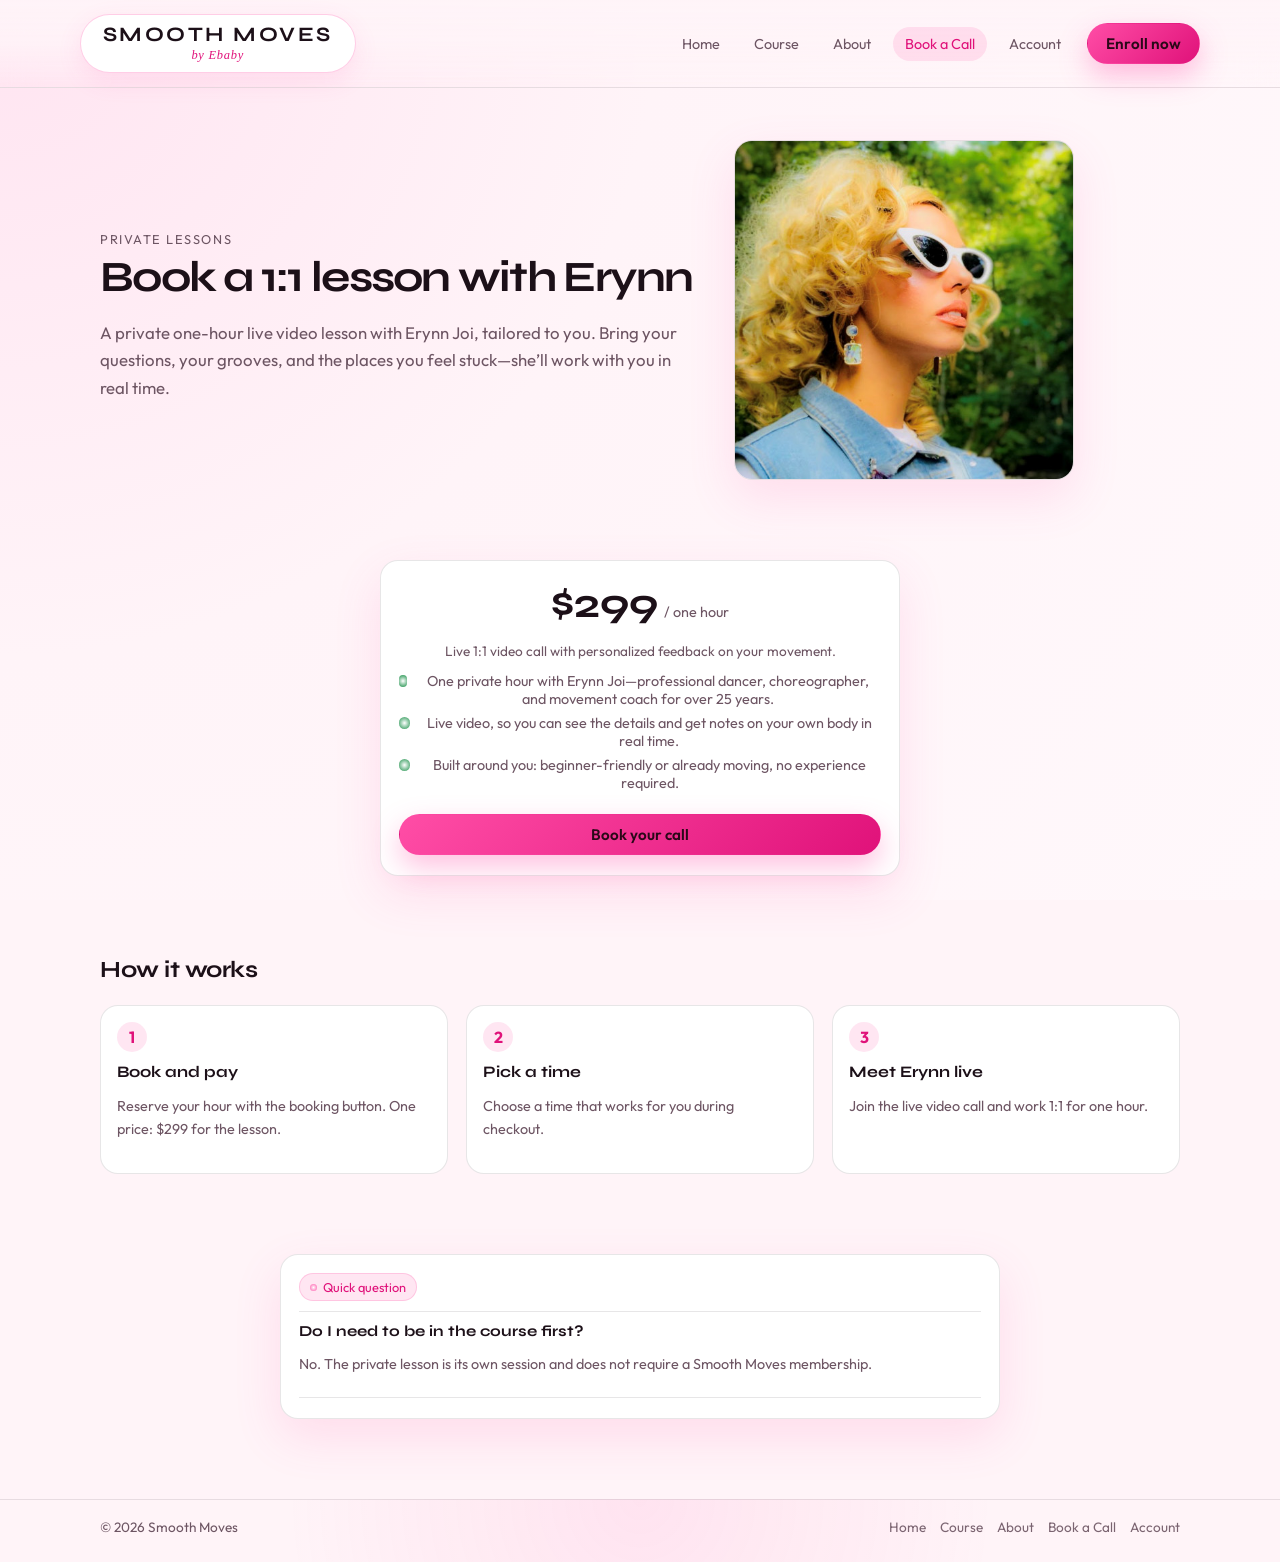
<file: book.html>
<!DOCTYPE html>
<html lang="en">
  <head>
    <meta charset="UTF-8" />
    <meta name="viewport" content="width=device-width, initial-scale=1" />
    <title>Smooth Moves – Book a 1:1 lesson</title>
    <meta
      name="description"
      content="Book a private one-hour live video lesson with Erynn Joi (Ebaby) for $299. Personalized feedback on your movement."
    />
    <meta name="theme-color" content="#ff4da6" />
    <link rel="icon" href="assets/favicon.svg" type="image/svg+xml" />
    <link rel="canonical" href="https://plugin-factory-fl.github.io/ebaby_course/book.html" />
    <meta property="og:type" content="website" />
    <meta property="og:site_name" content="Smooth Moves" />
    <meta property="og:title" content="Smooth Moves – Book a 1:1 lesson" />
    <meta
      property="og:description"
      content="Book a private one-hour live video lesson with Erynn Joi (Ebaby) for $299."
    />
    <meta property="og:image" content="https://plugin-factory-fl.github.io/ebaby_course/assets/coach_pic.jpeg" />
    <link rel="preconnect" href="https://fonts.googleapis.com" />
    <link rel="preconnect" href="https://fonts.gstatic.com" crossorigin />
    <link
      href="https://fonts.googleapis.com/css2?family=Outfit:wght@400;500;600;700&family=Syne:wght@600;700;800&display=swap"
      rel="stylesheet"
    />
    <link rel="stylesheet" href="styles.css" />
  </head>
  <body data-page="book">
    <header class="site-header">
      <div class="container header-inner">
        <a href="index.html" class="logo" aria-label="Smooth Moves by Ebaby">
          <span class="logo-mark">Smooth Moves</span>
          <span class="logo-byline">by Ebaby</span>
        </a>
        <nav class="main-nav">
          <a href="index.html" class="nav-link" data-nav="home">Home</a>
          <a href="course.html" class="nav-link" data-nav="course">Course</a>
          <a href="about.html" class="nav-link" data-nav="about">About</a>
          <a href="book.html" class="nav-link" data-nav="book">Book a Call</a>
          <a href="account.html" class="nav-link" data-nav="account">Account</a>
          <a href="account.html?start=1" class="btn btn-primary nav-cta">Enroll now</a>
        </nav>
      </div>
    </header>

    <main class="about-page">
      <section class="section">
        <div class="container about-intro">
          <div>
            <p class="about-eyebrow">Private lessons</p>
            <h1 class="about-page-title">Book a 1:1 lesson with Erynn</h1>
            <p class="about-lead">
              A private one-hour live video lesson with Erynn Joi, tailored to you. Bring your questions, your grooves, and the places you feel stuck—she’ll work with you in real time.
            </p>
          </div>
          <img src="assets/coach_pic.jpeg" alt="Erynn Joi, also known as Ebaby" class="about-photo" />
        </div>
      </section>

      <section class="section">
        <div class="container">
          <div class="pricing-card">
            <div class="pricing-price-row">
              <div class="pricing-amount">$299</div>
              <div class="pricing-period">/ one hour</div>
            </div>
            <p class="pricing-note">Live 1:1 video call with personalized feedback on your movement.</p>
            <ul class="pricing-list">
              <li>
                <span class="check-dot"></span>
                <span>One private hour with Erynn Joi—professional dancer, choreographer, and movement coach for over 25 years.</span>
              </li>
              <li>
                <span class="check-dot"></span>
                <span>Live video, so you can see the details and get notes on your own body in real time.</span>
              </li>
              <li>
                <span class="check-dot"></span>
                <span>Built around you: beginner-friendly or already moving, no experience required.</span>
              </li>
            </ul>
            <!-- Placeholder booking link — swap BOOKING_URL in app.js for the live Calendly/Stripe link. -->
            <a class="btn btn-primary" data-booking-link href="https://REPLACE_ME_BOOKING_LINK" style="width: 100%; margin-top: 4px;">Book your call</a>
          </div>
        </div>
      </section>

      <section class="section">
        <div class="container">
          <div class="section-heading">
            <h2 class="section-title">How it works</h2>
          </div>
          <div class="card-grid">
            <article class="feature-card">
              <div class="feature-icon">1</div>
              <h3 class="feature-title">Book and pay</h3>
              <p class="feature-body">Reserve your hour with the booking button. One price: $299 for the lesson.</p>
            </article>
            <article class="feature-card">
              <div class="feature-icon">2</div>
              <h3 class="feature-title">Pick a time</h3>
              <p class="feature-body">Choose a time that works for you during checkout.</p>
            </article>
            <article class="feature-card">
              <div class="feature-icon">3</div>
              <h3 class="feature-title">Meet Erynn live</h3>
              <p class="feature-body">Join the live video call and work 1:1 for one hour.</p>
            </article>
          </div>
        </div>
      </section>

      <section class="section">
        <div class="container">
          <div class="faq-card">
            <div class="pill">
              <span class="pill-dot"></span>
              Quick question
            </div>
            <div class="faq-list">
              <div class="faq-item">
                <h3 class="faq-question">Do I need to be in the course first?</h3>
                <p class="faq-answer">No. The private lesson is its own session and does not require a Smooth Moves membership.</p>
              </div>
            </div>
          </div>
        </div>
      </section>
    </main>

    <footer class="site-footer">
      <div class="container footer-inner">
        <div class="footer-left">
          <span>&copy; <span id="year"></span> Smooth Moves</span>
        </div>
        <div class="footer-right">
          <a href="index.html">Home</a>
          <a href="course.html">Course</a>
          <a href="about.html">About</a>
          <a href="book.html">Book a Call</a>
          <a href="account.html">Account</a>
        </div>
      </div>
    </footer>

    <script src="app.js"></script>
  </body>
</html>
</file>
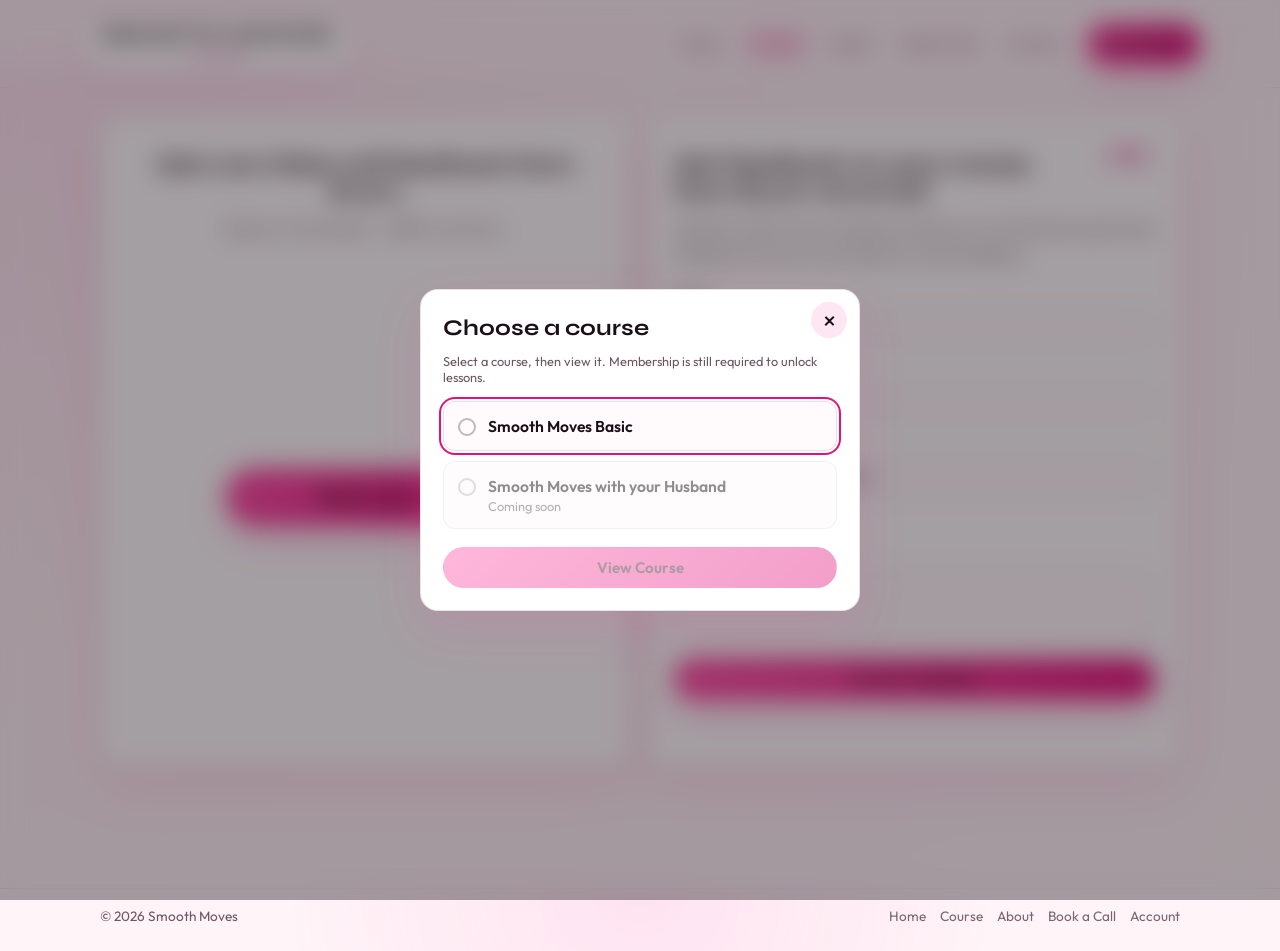
<file: course.html>
<!DOCTYPE html>
<html lang="en">
  <head>
    <meta charset="UTF-8" />
    <meta name="viewport" content="width=device-width, initial-scale=1" />
    <title>Smooth Moves – Course</title>
    <meta name="description" content="Unlock the Smooth Moves lesson library and train at home with Erynn Joi (Ebaby)." />
    <meta name="theme-color" content="#ff4da6" />
    <link rel="icon" href="assets/favicon.svg" type="image/svg+xml" />
    <meta property="og:type" content="website" />
    <meta property="og:site_name" content="Smooth Moves" />
    <meta property="og:title" content="Smooth Moves – Course" />
    <meta property="og:description" content="Unlock the Smooth Moves lesson library and train at home with Erynn Joi (Ebaby)." />
    <meta property="og:image" content="https://plugin-factory-fl.github.io/ebaby_course/assets/lifestyle1.jpg" />
    <link rel="preconnect" href="https://fonts.googleapis.com" />
    <link rel="preconnect" href="https://fonts.gstatic.com" crossorigin />
    <link
      href="https://fonts.googleapis.com/css2?family=Outfit:wght@400;500;600;700&family=Syne:wght@600;700;800&display=swap"
      rel="stylesheet"
    />
    <link rel="stylesheet" href="styles.css" />
  </head>
  <body data-page="course">
    <header class="site-header">
      <div class="container header-inner">
        <a href="index.html" class="logo" aria-label="Smooth Moves by Ebaby">
          <span class="logo-mark">Smooth Moves</span>
          <span class="logo-byline">by Ebaby</span>
        </a>
        <nav class="main-nav">
          <a href="index.html" class="nav-link" data-nav="home">Home</a>
          <a href="course.html" class="nav-link" data-nav="course">Course</a>
          <a href="about.html" class="nav-link" data-nav="about">About</a>
          <a href="book.html" class="nav-link" data-nav="book">Book a Call</a>
          <a href="account.html" class="nav-link" data-nav="account">Account</a>
          <a href="account.html?start=1" class="btn btn-primary nav-cta">Enroll now</a>
        </nav>
      </div>
    </header>

    <main class="course-layout">
      <div id="course-idle" class="course-locked hidden">
        <div class="course-locked-card">
          <h1>Choose a course</h1>
          <p>Pick which Smooth Moves course you’d like to open.</p>
          <button type="button" id="reopen-course-picker" class="btn btn-primary">Select a course</button>
        </div>
      </div>

      <div id="course-locked" class="course-locked hidden">
        <div class="course-locked-card">
          <h1>Course locked</h1>
            <p>
              Smooth Moves is available to active members only. Create your account and start your membership to unlock all lessons.
            </p>
          <a href="account.html?start=1" class="btn btn-primary">Enroll now</a>
          <a href="index.html" class="btn btn-secondary">Learn more on the home page</a>
        </div>
      </div>

      <section id="course-content" class="course-content hidden">
        <aside class="course-sidebar" aria-label="Course navigation">
          <div id="course-sidebar-inner"></div>
        </aside>
        <section class="course-main" aria-label="Lesson content">
          <div class="course-video-wrapper">
            <video id="lesson-video" class="lesson-video" controls poster="">
              <source id="lesson-video-source" src="" type="video/mp4" />
              Your browser does not support the video tag.
            </video>
          </div>
          <div class="lesson-meta">
            <h1 id="lesson-title" tabindex="-1"></h1>
            <p id="lesson-description"></p>
            <ul id="lesson-takeaways" class="lesson-takeaways"></ul>
          </div>
          <div class="lesson-nav">
            <button id="prev-lesson" class="btn btn-secondary" type="button">Previous lesson</button>
            <button id="next-lesson" class="btn btn-primary" type="button">Next lesson</button>
          </div>
        </section>
      </section>

      <section class="section course-book-cta">
        <div class="container">
          <div class="course-extra-grid">
            <div class="private-promo course-extra-card course-extra-card-booking">
              <h2 class="section-title">Get Live Video call feedback from Erynn</h2>
              <p>Book a 1:1 live lesson — $299 / one hour.</p>
              <div class="course-book-btn-wrap">
                <a href="book.html" class="btn btn-primary course-book-btn">Book a call</a>
              </div>
            </div>
            <div class="private-promo course-extra-card">
              <div class="course-extra-heading">
                <h2 class="section-title">Get feedback on your moves from Erynn via email</h2>
                <span class="free-badge">Free</span>
              </div>
              <p>Upload a video of your progress and Erynn Joi will send you personal feedback by email. No charge for email feedback.</p>
              <form id="feedback-form" class="feedback-form" novalidate>
                <div class="field">
                  <label for="feedback-name">Name</label>
                  <input id="feedback-name" name="name" type="text" autocomplete="name" required />
                </div>
                <div class="field">
                  <label for="feedback-email">Email</label>
                  <input id="feedback-email" name="email" type="email" autocomplete="email" required />
                </div>
                <div class="field">
                  <label for="feedback-video">Video</label>
                  <input id="feedback-video" name="video" type="file" accept="video/*" required />
                  <p class="helper-text" id="feedback-filename">No video selected</p>
                </div>
                <div class="field">
                  <label for="feedback-note">Note <span class="helper-text">(optional)</span></label>
                  <textarea id="feedback-note" name="note" rows="3"></textarea>
                </div>
                <button type="submit" class="btn btn-primary">Send for feedback</button>
                <p class="feedback-status" id="feedback-status" role="status" aria-live="polite"></p>
              </form>
            </div>
          </div>
        </div>
      </section>
    </main>

    <footer class="site-footer">
      <div class="container footer-inner">
        <div class="footer-left">
          <span>&copy; <span id="year"></span> Smooth Moves</span>
        </div>
        <div class="footer-right">
          <a href="index.html">Home</a>
          <a href="course.html">Course</a>
          <a href="about.html">About</a>
          <a href="book.html">Book a Call</a>
          <a href="account.html">Account</a>
        </div>
      </div>
    </footer>

    <div id="course-picker" class="course-picker hidden">
      <div class="course-picker-backdrop" data-picker-dismiss></div>
      <div
        class="course-picker-dialog"
        role="dialog"
        aria-modal="true"
        aria-labelledby="course-picker-title"
        aria-describedby="course-picker-desc"
      >
        <button type="button" class="course-picker-close" data-picker-dismiss aria-label="Close course selection">
          <span aria-hidden="true">&times;</span>
        </button>
        <h2 id="course-picker-title">Choose a course</h2>
        <p id="course-picker-desc" class="helper-text">Select a course, then view it. Membership is still required to unlock lessons.</p>
        <div class="course-option-list">
          <div role="radiogroup" aria-labelledby="course-picker-title">
            <label class="course-option">
              <input type="radio" name="course-choice" value="basic" />
              <span class="course-option-radio" aria-hidden="true"></span>
              <span class="course-option-copy">
                <span class="course-option-title">Smooth Moves Basic</span>
              </span>
            </label>
          </div>
          <div class="course-option is-disabled" aria-disabled="true">
            <span class="course-option-radio" aria-hidden="true"></span>
            <span class="course-option-copy">
              <span class="course-option-title">Smooth Moves with your Husband</span>
              <span class="course-option-sub">Coming soon</span>
            </span>
          </div>
        </div>
        <button type="button" id="view-course-btn" class="btn btn-primary" disabled>View Course</button>
      </div>
    </div>

    <script src="app.js"></script>
    <script src="course.js"></script>
  </body>
</html>
</file>
<file: styles.css>
:root {
  --bg: #fff4f8;
  --bg-elevated: #ffffff;
  --bg-card: #ffffff;
  --accent: #ff4da6;
  --accent-soft: rgba(255, 77, 166, 0.14);
  --accent-strong: #e0127a;
  --text-primary: #1c1018;
  --text-muted: #6d5563;
  --border-subtle: rgba(28, 16, 24, 0.1);
  --danger: #d01746;
  --success: #1a8f48;
  --shadow-soft: 0 18px 48px rgba(255, 77, 166, 0.14);
  --overlay: rgba(28, 16, 24, 0.4);
  --input-bg: #fffafc;
  --font-display: "Syne", system-ui, sans-serif;
  --font-body: "Outfit", system-ui, sans-serif;
  --radius-lg: 18px;
  --radius-md: 12px;
  --radius-sm: 999px;
  --transition-fast: 0.18s ease-out;
  --max-width: 1120px;
}

*,
*::before,
*::after {
  box-sizing: border-box;
}

html {
  color-scheme: light;
  background-color: var(--bg);
}

html,
body {
  margin: 0;
  padding: 0;
  height: 100%;
}

body {
  font-family: var(--font-body);
  background: radial-gradient(circle at top left, #ffe4f1 0, var(--bg) 42%, #fff8fb 100%);
  color: var(--text-primary);
  -webkit-font-smoothing: antialiased;
}

h1,
h2,
h3,
.section-title,
.logo-mark,
.pricing-amount,
.about-page-title,
.about-title,
.feature-title {
  font-family: var(--font-display);
}

a {
  color: inherit;
  text-decoration: none;
}

img {
  max-width: 100%;
  display: block;
}

button {
  font: inherit;
}

.container {
  width: 100%;
  max-width: var(--max-width);
  margin: 0 auto;
  padding: 0 20px;
}

.site-header {
  position: sticky;
  top: 0;
  z-index: 40;
  backdrop-filter: blur(18px);
  background: linear-gradient(to bottom, rgba(255, 244, 248, 0.96), rgba(255, 244, 248, 0.82), transparent);
  border-bottom: 1px solid var(--border-subtle);
}

.header-inner {
  display: flex;
  align-items: center;
  justify-content: space-between;
  padding: 14px 0;
}

.logo {
  display: inline-flex;
  flex-direction: column;
  align-items: center;
  justify-content: center;
  gap: 2px;
  font-weight: 700;
  text-transform: uppercase;
  font-size: 1.12rem;
  line-height: 1.1;
  padding: 8px 18px 9px;
  border-radius: 999px;
  border: 1px solid rgba(255, 77, 166, 0.28);
  background: var(--bg-elevated);
  box-shadow: 0 8px 24px rgba(255, 77, 166, 0.12);
  flex-shrink: 0;
  color: var(--text-primary);
}

.logo-mark {
  letter-spacing: 0.1em;
}

.logo-byline {
  font-family: Georgia, "Iowan Old Style", "Times New Roman", serif;
  font-style: italic;
  font-weight: 500;
  font-size: 0.72rem;
  letter-spacing: 0.06em;
  text-transform: none;
  color: var(--accent-strong);
  line-height: 1;
}

.main-nav {
  display: flex;
  align-items: center;
  gap: 10px;
}

.nav-link {
  font-size: 0.9rem;
  padding: 8px 12px;
  border-radius: 999px;
  color: var(--text-muted);
  transition: background-color var(--transition-fast), color var(--transition-fast);
}

.nav-link:hover {
  background-color: var(--accent-soft);
  color: var(--text-primary);
}

.nav-link.is-active {
  color: var(--accent-strong);
  background-color: var(--accent-soft);
}

.nav-cta {
  margin-left: 4px;
}

.btn {
  display: inline-flex;
  align-items: center;
  justify-content: center;
  gap: 6px;
  padding: 10px 18px;
  border-radius: var(--radius-sm);
  border: 1px solid transparent;
  font-family: var(--font-body);
  font-size: 0.95rem;
  font-weight: 600;
  cursor: pointer;
  transition: transform var(--transition-fast), box-shadow var(--transition-fast), background-color var(--transition-fast), border-color var(--transition-fast), color var(--transition-fast);
  white-space: nowrap;
}

.btn-primary {
  background: linear-gradient(135deg, var(--accent), var(--accent-strong));
  color: #2a0818;
  box-shadow: 0 12px 28px rgba(255, 77, 166, 0.35);
}

.btn-primary:hover {
  transform: translateY(-1px) translateZ(0);
  box-shadow: 0 16px 36px rgba(255, 77, 166, 0.42);
}

.btn-secondary {
  background-color: var(--bg-elevated);
  border-color: rgba(28, 16, 24, 0.18);
  color: var(--text-primary);
}

.btn-secondary:hover {
  background-color: var(--accent-soft);
  border-color: var(--accent);
}

.btn-ghost {
  background: transparent;
  border-color: transparent;
  color: var(--text-muted);
}

.btn-ghost:hover {
  color: var(--text-primary);
}

.site-footer {
  border-top: 1px solid var(--border-subtle);
  padding: 18px 0 26px;
  background: radial-gradient(circle at top, rgba(255, 77, 166, 0.1), transparent 55%);
  margin-top: 40px;
}

.footer-inner {
  display: flex;
  align-items: center;
  justify-content: space-between;
  gap: 16px;
  font-size: 0.85rem;
  color: var(--text-muted);
}

.footer-right {
  display: flex;
  flex-wrap: wrap;
  justify-content: flex-end;
  gap: 14px;
}

.footer-right a {
  opacity: 0.9;
}

.footer-right a:hover {
  opacity: 1;
}

.hero {
  padding: 72px 0 56px;
}

.top-banner {
  width: 100%;
  border-bottom: 1px solid var(--border-subtle);
}

.top-banner img {
  width: 100%;
  height: auto;
  display: block;
}

.placeholder-hero {
  min-height: calc(100vh - 120px);
  display: flex;
  align-items: center;
}

.hero .container {
  display: flex;
  flex-direction: column;
  align-items: center;
  text-align: center;
  gap: 32px;
}

.hero-intro-video {
  width: 100%;
  max-width: 900px;
}

.hero-copy {
  display: flex;
  flex-direction: column;
  align-items: center;
}

.nowrap {
  white-space: nowrap;
}

.hero h1 {
  font-size: clamp(2.15rem, 3.4vw, 2.75rem);
  font-weight: 700;
  letter-spacing: -0.04em;
  line-height: 1.16;
  margin: 0 0 16px;
  max-width: 16em;
}

.hero p {
  max-width: 32rem;
  color: var(--text-muted);
  font-size: 1rem;
  line-height: 1.6;
  margin: 0 auto;
}

.hero-actions {
  display: flex;
  flex-wrap: wrap;
  justify-content: center;
  gap: 12px;
  margin-top: 24px;
}

.hero-tagline {
  display: inline-flex;
  align-items: center;
  gap: 8px;
  padding: 4px 10px;
  border-radius: 999px;
  border: 1px solid rgba(255, 77, 166, 0.22);
  background-color: var(--accent-soft);
  font-size: 0.78rem;
  text-transform: uppercase;
  letter-spacing: 0.12em;
  color: var(--accent-strong);
  margin-bottom: 14px;
}

.pill-dot {
  width: 7px;
  height: 7px;
  border-radius: 999px;
  background: radial-gradient(circle at center, #fff, var(--accent));
}

.hero-card {
  border-radius: var(--radius-lg);
  border: 1px solid var(--border-subtle);
  background: var(--bg-card);
  padding: 18px 18px 18px 20px;
  box-shadow: var(--shadow-soft);
  position: relative;
  overflow: hidden;
}

.hero-card::before {
  content: "";
  position: absolute;
  inset: 0;
  background: radial-gradient(circle at top left, rgba(255, 255, 255, 0.2), transparent 55%);
  opacity: 0.75;
  pointer-events: none;
}

.hero-card-inner {
  position: relative;
  z-index: 1;
  display: grid;
  grid-template-columns: minmax(0, 1.2fr) minmax(0, 0.9fr);
  gap: 6px 18px;
  align-items: center;
}

.hero-card-title {
  font-size: 0.95rem;
  font-weight: 600;
  margin: 0;
}

.hero-card-subtitle {
  font-size: 0.85rem;
  color: var(--text-muted);
  margin: 2px 0 0;
}

.chip-row {
  display: flex;
  flex-wrap: wrap;
  gap: 6px;
  margin-top: 6px;
}

.chip {
  border-radius: 999px;
  border: 1px solid var(--border-subtle);
  background-color: var(--accent-soft);
  padding: 3px 9px;
  font-size: 0.75rem;
  color: var(--text-primary);
}

.hero-stat {
  text-align: right;
}

.hero-stat-label {
  font-size: 0.75rem;
  color: var(--text-muted);
}

.hero-stat-value {
  font-size: 1.25rem;
  font-weight: 600;
}

.hero-stat-sub {
  font-size: 0.75rem;
  color: var(--text-muted);
}

.hero-lifestyle img {
  width: 100%;
  border-radius: var(--radius-lg);
  object-fit: cover;
  max-height: 360px;
  box-shadow: var(--shadow-soft);
}

.section {
  padding: 40px 0;
}

.section-heading {
  display: flex;
  justify-content: space-between;
  align-items: flex-end;
  margin-bottom: 22px;
}

.section-title {
  font-size: 1.45rem;
  letter-spacing: -0.02em;
  margin: 0;
}

.about-page {
  padding-top: 12px;
}

.about-page-title {
  font-size: clamp(2rem, 4vw, 2.7rem);
  letter-spacing: -0.04em;
  line-height: 1.15;
  margin: 0 0 16px;
}

.about-lead {
  font-size: 1.05rem;
  line-height: 1.65;
  color: var(--text-muted);
  margin: 0;
  max-width: 38rem;
}

.about-intro,
.about-split {
  display: grid;
  grid-template-columns: minmax(0, 1fr);
  gap: 28px;
  align-items: center;
}

.about-prose {
  max-width: 40rem;
}

.about-prose p {
  color: var(--text-muted);
  font-size: 1rem;
  line-height: 1.7;
}

.about-prose .section-title {
  margin-bottom: 12px;
}

.about-photo {
  width: 100%;
  max-width: 340px;
  border-radius: var(--radius-lg);
  object-fit: cover;
  box-shadow: var(--shadow-soft);
  border: 1px solid var(--border-subtle);
}

.about-photo-wide {
  max-width: 100%;
  max-height: 320px;
}

.about-cta-card {
  max-width: 560px;
  margin: 0 auto;
  text-align: center;
  border-radius: var(--radius-lg);
  border: 1px solid var(--border-subtle);
  background-color: var(--bg-card);
  padding: 28px 24px 24px;
  box-shadow: var(--shadow-soft);
}

.about-cta-card .section-title {
  margin-bottom: 10px;
}

.about-cta-card p {
  color: var(--text-muted);
  line-height: 1.65;
  margin: 0 0 18px;
}

.about-more-btn {
  align-self: flex-start;
  margin-top: 10px;
  white-space: normal;
}

@media (min-width: 900px) {
  .about-intro,
  .about-split {
    grid-template-columns: minmax(0, 1.2fr) minmax(0, 0.9fr);
    gap: 40px;
  }

  .about-split {
    grid-template-columns: minmax(0, 1.1fr) minmax(0, 1fr);
    align-items: start;
  }
}

.section-subtitle {
  font-size: 0.95rem;
  color: var(--text-muted);
  max-width: 26rem;
}

.card-grid {
  display: grid;
  grid-template-columns: repeat(3, minmax(0, 1fr));
  gap: 18px;
}

.feature-card {
  border-radius: var(--radius-lg);
  border: 1px solid var(--border-subtle);
  background-color: var(--bg-card);
  padding: 16px 16px 18px;
}

.feature-icon {
  width: 30px;
  height: 30px;
  border-radius: 999px;
  background-color: var(--accent-soft);
  color: var(--accent-strong);
  font-weight: 700;
  display: flex;
  align-items: center;
  justify-content: center;
  margin-bottom: 10px;
}

.feature-title {
  font-size: 1rem;
  margin: 0 0 6px;
}

.feature-body {
  font-size: 0.9rem;
  color: var(--text-muted);
  line-height: 1.6;
}

.two-column {
  display: grid;
  grid-template-columns: minmax(0, 1.1fr) minmax(0, 1fr);
  gap: 26px;
  align-items: start;
}

.about-card,
.pricing-card,
.faq-card {
  border-radius: var(--radius-lg);
  border: 1px solid var(--border-subtle);
  background-color: var(--bg-card);
  padding: 18px 18px 20px;
  box-shadow: var(--shadow-soft);
}

.pricing-card {
  max-width: 520px;
  margin: 0 auto;
  text-align: center;
}

.faq-card {
  max-width: 720px;
  margin-left: auto;
  margin-right: auto;
}

.private-promo {
  max-width: 640px;
  margin: 0 auto;
  text-align: center;
  border-radius: var(--radius-lg);
  border: 1px solid var(--border-subtle);
  background-color: var(--bg-card);
  padding: 28px 24px 24px;
  box-shadow: var(--shadow-soft);
}

.private-promo .section-title {
  margin: 6px 0 10px;
}

.private-promo p {
  color: var(--text-muted);
  line-height: 1.65;
  margin: 0 0 12px;
}

.private-promo-price {
  font-family: var(--font-display);
  font-size: 1.15rem;
  font-weight: 700;
  color: var(--text-primary) !important;
}

.course-book-cta {
  padding-top: 8px;
}

.course-extra-grid {
  display: grid;
  grid-template-columns: minmax(0, 1fr) minmax(0, 1fr);
  gap: 18px;
  align-items: stretch;
}

.course-extra-card {
  max-width: none;
  margin: 0;
  height: 100%;
  display: flex;
  flex-direction: column;
  text-align: left;
}

.course-extra-card-booking {
  text-align: center;
  align-items: center;
}

.course-extra-heading {
  display: flex;
  flex-wrap: wrap;
  align-items: flex-start;
  gap: 8px 10px;
}

.course-extra-heading .section-title {
  flex: 1 1 12rem;
}

.free-badge {
  display: inline-flex;
  align-items: center;
  padding: 3px 10px;
  border-radius: 999px;
  background: var(--accent-soft);
  color: var(--accent-strong);
  font-size: 0.72rem;
  font-weight: 700;
  letter-spacing: 0.08em;
  text-transform: uppercase;
  flex-shrink: 0;
}

.course-book-btn-wrap {
  flex: 1;
  display: flex;
  align-items: center;
  justify-content: center;
  width: 100%;
  min-height: 120px;
}

.course-book-btn {
  width: min(100%, 280px);
  padding: 16px 28px;
  font-size: 1.15rem;
  font-weight: 700;
  min-height: 56px;
}

.feedback-form {
  display: flex;
  flex-direction: column;
  gap: 12px;
  margin-top: 8px;
  flex: 1;
}

.feedback-form .btn {
  width: 100%;
}

.feedback-status {
  min-height: 1.2em;
  margin: 0;
  font-size: 0.88rem;
}

.feedback-status.is-pending,
.feedback-status.is-error {
  color: var(--accent-strong);
}

.feedback-status.is-success {
  color: var(--success);
}

.about-eyebrow {
  font-size: 0.8rem;
  text-transform: uppercase;
  letter-spacing: 0.12em;
  color: var(--text-muted);
  margin-bottom: 6px;
}

.about-title {
  font-size: 1.3rem;
  margin: 0 0 10px;
}

.about-body {
  font-size: 0.95rem;
  color: var(--text-muted);
  line-height: 1.7;
}

.avatar-placeholder {
  width: 80px;
  height: 80px;
  border-radius: 999px;
  background: radial-gradient(circle at top, #ffb3dd, #ff4da6);
  border: 3px solid #fff;
  box-shadow: 0 12px 28px rgba(255, 77, 166, 0.28);
}

.coach-avatar {
  width: 96px;
  height: 96px;
  border-radius: 999px;
  object-fit: cover;
  border: 3px solid #fff;
  box-shadow: 0 12px 28px rgba(255, 77, 166, 0.28);
}

.about-meta {
  margin-top: 10px;
  font-size: 0.85rem;
  color: var(--text-muted);
}

.hero-coach-video {
  display: flex;
  align-items: center;
  justify-content: center;
}

.intro-placeholder-img {
  width: 100%;
  max-height: 420px;
  object-fit: cover;
  border-radius: var(--radius-lg);
  box-shadow: var(--shadow-soft);
  border: 1px solid var(--border-subtle);
}

.hero-intro-video .intro-placeholder-img {
  max-height: none;
  aspect-ratio: 16 / 10;
  height: auto;
}

.hero-video-kicker {
  font-family: var(--font-display);
  font-size: 0.78rem;
  text-transform: uppercase;
  letter-spacing: 0.14em;
  color: var(--accent-strong);
  margin: 0 0 10px;
}

.coach-side-photo {
  width: 100%;
  border-radius: var(--radius-lg);
  object-fit: cover;
  max-height: 420px;
  box-shadow: var(--shadow-soft);
  border: 1px solid var(--border-subtle);
}

.instagram-header {
  display: flex;
  flex-wrap: wrap;
  align-items: flex-end;
  justify-content: space-between;
  gap: 18px;
  margin-bottom: 22px;
}

.instagram-header .section-title {
  margin-top: 4px;
}

.instagram-follow {
  display: inline-flex;
  align-items: center;
  gap: 8px;
  padding: 9px 16px;
  border-radius: 999px;
  background: var(--text-primary);
  color: #fff8fb;
  font-size: 0.9rem;
  font-weight: 600;
  flex-shrink: 0;
}

.instagram-follow svg {
  width: 16px;
  height: 16px;
}

.instagram-follow:hover {
  background: var(--accent-strong);
}

.instagram-carousel-wrap {
  position: relative;
}

.instagram-track {
  display: flex;
  gap: 16px;
  overflow-x: auto;
  scroll-snap-type: x mandatory;
  scroll-behavior: smooth;
  padding: 10px 4px 16px;
  scrollbar-width: none;
  -ms-overflow-style: none;
}

.instagram-track::-webkit-scrollbar {
  display: none;
}

.instagram-card {
  position: relative;
  flex: 0 0 200px;
  width: 200px;
  height: 356px;
  border-radius: 18px;
  overflow: hidden;
  cursor: pointer;
  scroll-snap-align: center;
  background: #1c1018;
  transition: opacity 0.3s ease, box-shadow 0.3s ease;
}

.instagram-card video {
  width: 100%;
  height: 100%;
  object-fit: cover;
  display: block;
  pointer-events: none;
}

.instagram-card.is-active {
  box-shadow: 0 0 0 4px var(--accent), 0 0 0 8px var(--bg);
}

@media (min-width: 641px) {
  .instagram-card:not(.is-active) {
    opacity: 0.7;
  }

  .instagram-card:not(.is-active):hover {
    opacity: 1;
  }
}

.instagram-card-link {
  position: absolute;
  right: 8px;
  bottom: 8px;
  z-index: 2;
  width: 30px;
  height: 30px;
  border-radius: 999px;
  background: rgba(255, 255, 255, 0.92);
  color: var(--text-primary);
  display: inline-flex;
  align-items: center;
  justify-content: center;
}

.instagram-card-link svg {
  width: 14px;
  height: 14px;
}

.instagram-card-link:hover {
  background: var(--accent);
  color: #fff;
}

.instagram-nav {
  display: none;
  position: absolute;
  top: 50%;
  z-index: 3;
  width: 42px;
  height: 42px;
  border: none;
  border-radius: 999px;
  background: var(--bg-elevated);
  color: var(--text-primary);
  box-shadow: var(--shadow-soft);
  cursor: pointer;
  transform: translateY(-50%);
  align-items: center;
  justify-content: center;
  padding: 0;
}

@media (min-width: 641px) {
  .instagram-nav {
    display: flex;
  }
}

.instagram-nav svg {
  width: 20px;
  height: 20px;
}

.instagram-nav:hover {
  background: var(--accent);
  color: #fff;
}

.instagram-nav-prev {
  left: -8px;
}

.instagram-nav-next {
  right: -8px;
}

.instagram-dots {
  display: flex;
  justify-content: center;
  gap: 4px;
  margin-top: 8px;
}

.instagram-dot {
  width: 32px;
  height: 32px;
  border: none;
  background: transparent;
  cursor: pointer;
  display: inline-flex;
  align-items: center;
  justify-content: center;
  padding: 0;
}

.instagram-dot::after {
  content: "";
  display: block;
  width: 8px;
  height: 8px;
  border-radius: 999px;
  background: rgba(28, 16, 24, 0.2);
  transition: width 0.2s ease, background-color 0.2s ease;
}

.instagram-dot.is-active::after {
  width: 22px;
  background: var(--accent);
}

@media (prefers-reduced-motion: reduce) {
  .instagram-track {
    scroll-behavior: auto;
  }
}

.benefit-grid {
  display: grid;
  grid-template-columns: repeat(3, minmax(0, 1fr));
  gap: 18px;
}

.benefit-card {
  border-radius: var(--radius-lg);
  border: 1px solid var(--border-subtle);
  background-color: var(--bg-card);
  padding: 18px 16px 18px;
  box-shadow: var(--shadow-soft);
}

.benefit-icon {
  width: 40px;
  height: 40px;
  border-radius: 12px;
  background-color: var(--accent-soft);
  color: var(--accent-strong);
  display: flex;
  align-items: center;
  justify-content: center;
  margin-bottom: 12px;
}

.benefit-icon svg {
  width: 22px;
  height: 22px;
}

.hero-video-frame {
  width: 240px;
  max-width: 100%;
  border-radius: 18px;
  border: 1px solid var(--border-subtle);
  background: var(--bg-card);
  padding: 10px 12px;
  box-shadow: var(--shadow-soft);
}

.hero-video-label {
  font-size: 0.8rem;
  text-transform: uppercase;
  letter-spacing: 0.12em;
  color: var(--text-muted);
  margin-bottom: 6px;
}

.hero-video-body {
  display: flex;
  align-items: flex-start;
  gap: 10px;
}

.hero-video-play {
  display: inline-flex;
  align-items: center;
  justify-content: center;
  width: 32px;
  height: 32px;
  border-radius: 999px;
  background: radial-gradient(circle at center, #fff, var(--accent));
  color: #050309;
  font-size: 0.9rem;
  flex-shrink: 0;
}

.hero-video-text {
  font-size: 0.8rem;
  color: var(--text-muted);
}

.pricing-price-row {
  display: flex;
  align-items: baseline;
  gap: 6px;
  margin-bottom: 10px;
  justify-content: center;
}

.pricing-amount {
  font-size: 2.6rem;
  font-weight: 700;
}

.pricing-period {
  font-size: 0.9rem;
  color: var(--text-muted);
}

.pricing-note {
  font-size: 0.85rem;
  color: var(--text-muted);
  margin-bottom: 12px;
}

.pricing-list {
  list-style: none;
  padding: 0;
  margin: 10px 0 18px;
  font-size: 0.9rem;
  color: var(--text-muted);
}

.pricing-list li {
  display: flex;
  align-items: flex-start;
  gap: 8px;
  margin-bottom: 6px;
}

.check-dot {
  margin-top: 3px;
  width: 12px;
  height: 12px;
  border-radius: 999px;
  background: radial-gradient(circle at center, #fff, var(--success));
}

.pill {
  display: inline-flex;
  align-items: center;
  gap: 6px;
  padding: 5px 10px;
  border-radius: 999px;
  background-color: var(--accent-soft);
  border: 1px solid rgba(255, 77, 166, 0.22);
  font-size: 0.8rem;
  color: var(--accent-strong);
}

.faq-list {
  border-top: 1px solid var(--border-subtle);
  margin-top: 10px;
}

.faq-item {
  padding: 10px 0;
  border-bottom: 1px solid var(--border-subtle);
}

.faq-question {
  font-size: 0.95rem;
  margin: 0 0 4px;
}

.faq-answer {
  font-size: 0.9rem;
  color: var(--text-muted);
}

.course-layout {
  min-height: calc(100vh - 140px);
  padding: 20px 0 0;
}

.course-content {
  display: grid;
  grid-template-columns: 290px minmax(0, 1fr);
  gap: 18px;
  padding: 0 20px 20px;
}

.course-sidebar {
  border-radius: var(--radius-lg);
  border: 1px solid var(--border-subtle);
  background-color: var(--bg-card);
  padding: 10px 12px 12px;
  overflow-y: auto;
}

.course-main {
  border-radius: var(--radius-lg);
  border: 1px solid var(--border-subtle);
  background-color: var(--bg-card);
  padding: 10px 12px 12px;
  display: flex;
  flex-direction: column;
}

.course-video-wrapper {
  border-radius: var(--radius-md);
  overflow: hidden;
  background-color: #1c1018;
  border: 1px solid var(--border-subtle);
}

.lesson-video {
  width: 100%;
  max-height: 420px;
  display: block;
  background-color: #000;
}

.lesson-meta {
  margin-top: 12px;
}

.lesson-meta h1 {
  font-size: 1.5rem;
  margin: 0 0 6px;
}

.lesson-meta p {
  font-size: 1.125rem;
  color: var(--text-muted);
}

.lesson-takeaways {
  list-style: disc;
  padding-left: 1.1rem;
  margin: 8px 0 0;
  font-size: 1.05rem;
  color: var(--text-muted);
}

.lesson-nav {
  display: flex;
  justify-content: space-between;
  gap: 10px;
  margin-top: auto;
  padding-top: 10px;
}

.course-section {
  margin-bottom: 8px;
}

.course-section-title {
  font-size: 0.8rem;
  text-transform: uppercase;
  letter-spacing: 0.12em;
  color: var(--text-muted);
  margin: 0 0 4px;
}

.lesson-list {
  list-style: none;
  padding: 0;
  margin: 0;
}

.lesson-item {
  margin-bottom: 4px;
}

.lesson-button {
  width: 100%;
  text-align: left;
  border-radius: 10px;
  padding: 7px 8px;
  border: 1px solid transparent;
  background-color: transparent;
  color: var(--text-muted);
  display: flex;
  align-items: center;
  justify-content: space-between;
  gap: 6px;
  cursor: pointer;
  transition: background-color var(--transition-fast), border-color var(--transition-fast), color var(--transition-fast), transform var(--transition-fast);
}

.lesson-button:hover {
  background-color: var(--accent-soft);
  color: var(--text-primary);
}

.lesson-button.is-active {
  background-color: var(--accent-soft);
  border-color: rgba(255, 77, 166, 0.35);
  color: var(--accent-strong);
}

.lesson-label {
  font-size: 0.87rem;
}

.lesson-meta-small {
  font-size: 0.75rem;
  color: var(--text-muted);
}

.lesson-progress-dot {
  width: 10px;
  height: 10px;
  border-radius: 999px;
  background-color: rgba(28, 16, 24, 0.16);
}

.lesson-progress-dot.is-complete {
  background: radial-gradient(circle at center, #fff, var(--success));
}

.course-locked {
  display: flex;
  align-items: center;
  justify-content: center;
  padding: 48px 20px;
}

.course-locked-card {
  max-width: 480px;
  width: 100%;
  border-radius: var(--radius-lg);
  border: 1px solid var(--border-subtle);
  background-color: var(--bg-card);
  padding: 22px 20px 20px;
  text-align: center;
  box-shadow: var(--shadow-soft);
}

.course-locked-card h1 {
  margin: 0 0 8px;
}

.course-locked-card p {
  font-size: 0.95rem;
  color: var(--text-muted);
  margin: 0 0 16px;
}

.account-main {
  min-height: calc(100vh - 140px);
  display: flex;
  align-items: center;
  justify-content: center;
  padding: 32px 20px;
}

.account-card {
  width: 100%;
  max-width: 440px;
  border-radius: var(--radius-lg);
  border: 1px solid var(--border-subtle);
  background-color: var(--bg-card);
  padding: 24px 22px 22px;
  box-shadow: var(--shadow-soft);
}

.account-title {
  font-size: 1.4rem;
  margin: 0 0 4px;
}

.account-subtitle {
  font-size: 0.95rem;
  color: var(--text-muted);
  margin: 0 0 16px;
}

.account-form {
  display: flex;
  flex-direction: column;
  gap: 10px;
}

.field {
  display: flex;
  flex-direction: column;
  gap: 4px;
}

.field label {
  font-size: 0.85rem;
}

.field input,
.field textarea {
  border-radius: 10px;
  border: 1px solid var(--border-subtle);
  background-color: var(--input-bg);
  padding: 9px 10px;
  color: var(--text-primary);
  outline: none;
  font-size: 0.92rem;
  font-family: inherit;
  width: 100%;
  resize: vertical;
}

.field input:focus,
.field textarea:focus {
  border-color: var(--accent-strong);
  box-shadow: 0 0 0 1px rgba(255, 77, 166, 0.45);
}

.helper-text {
  font-size: 0.8rem;
  color: var(--text-muted);
}

.muted-link {
  font-size: 0.85rem;
  color: var(--text-muted);
}

.muted-link button {
  color: inherit;
  background: none;
  border: none;
  padding: 0;
  text-decoration: underline;
  cursor: pointer;
}

.status-pill {
  display: inline-flex;
  align-items: center;
  gap: 6px;
  padding: 4px 10px;
  border-radius: 999px;
  font-size: 0.8rem;
}

.status-pill.active {
  background-color: rgba(50, 212, 107, 0.1);
  color: var(--success);
  border: 1px solid rgba(50, 212, 107, 0.5);
}

.status-pill.inactive {
  background-color: rgba(255, 77, 106, 0.08);
  color: var(--danger);
  border: 1px solid rgba(255, 77, 106, 0.5);
}

.status-dot {
  width: 8px;
  height: 8px;
  border-radius: 999px;
  background-color: currentColor;
}

.stack {
  display: flex;
  flex-direction: column;
  gap: 8px;
}

.row {
  display: flex;
  align-items: center;
  justify-content: space-between;
  gap: 10px;
}

.spacer {
  height: 12px;
}

.hidden {
  display: none !important;
}

.btn:disabled {
  opacity: 0.4;
  cursor: not-allowed;
  box-shadow: none;
  transform: none;
}

.course-picker {
  position: fixed;
  inset: 0;
  z-index: 80;
  display: flex;
  align-items: center;
  justify-content: center;
  padding: 20px;
}

.course-picker-backdrop {
  position: absolute;
  inset: 0;
  background: var(--overlay);
  backdrop-filter: blur(12px);
}

.course-picker-dialog {
  position: relative;
  z-index: 1;
  width: 100%;
  max-width: 440px;
  border-radius: var(--radius-lg);
  border: 1px solid var(--border-subtle);
  background-color: var(--bg-card);
  padding: 24px 22px 22px;
  box-shadow: var(--shadow-soft);
}

.course-picker-dialog h2 {
  margin: 0 40px 6px 0;
  font-size: 1.4rem;
}

.course-picker-close {
  position: absolute;
  top: 12px;
  right: 12px;
  width: 36px;
  height: 36px;
  border: none;
  border-radius: 999px;
  background: var(--accent-soft);
  color: var(--text-primary);
  font-size: 1.5rem;
  line-height: 1;
  cursor: pointer;
}

.course-picker-close:hover {
  background: rgba(255, 77, 166, 0.22);
}

.course-option-list {
  display: flex;
  flex-direction: column;
  gap: 10px;
  margin: 16px 0 18px;
}

.course-option-list [role="radiogroup"] {
  display: flex;
  flex-direction: column;
  gap: 10px;
}

.course-option {
  display: flex;
  align-items: flex-start;
  gap: 12px;
  padding: 14px 14px;
  border-radius: var(--radius-md);
  border: 1px solid var(--border-subtle);
  background-color: var(--input-bg);
  cursor: pointer;
  position: relative;
}

.course-option input {
  position: absolute;
  opacity: 0;
  width: 1px;
  height: 1px;
  pointer-events: none;
}

.course-option-radio {
  width: 18px;
  height: 18px;
  margin-top: 2px;
  flex-shrink: 0;
  border-radius: 999px;
  border: 2px solid rgba(28, 16, 24, 0.28);
  background: transparent;
}

.course-option:hover:not(.is-disabled) {
  border-color: rgba(255, 133, 194, 0.45);
  background-color: var(--accent-soft);
}

.course-option:has(input:checked) {
  border-color: var(--accent);
  background-color: var(--accent-soft);
  box-shadow: 0 0 0 1px rgba(255, 77, 166, 0.35);
}

.course-option:has(input:checked) .course-option-radio {
  border-color: var(--accent);
  background: radial-gradient(circle at center, var(--accent) 0 5px, transparent 6px);
}

.course-option:has(input:focus-visible) {
  outline: 2px solid var(--accent-strong);
  outline-offset: 2px;
}

.course-option-copy {
  display: flex;
  flex-direction: column;
  gap: 2px;
  min-width: 0;
}

.course-option-title {
  font-weight: 600;
  font-size: 0.98rem;
}

.course-option-sub {
  font-size: 0.8rem;
  color: var(--text-muted);
}

.course-option.is-disabled {
  opacity: 0.48;
  cursor: not-allowed;
  filter: grayscale(0.25);
}

.course-picker-dialog .btn {
  width: 100%;
}

body.course-picker-open {
  overflow: hidden;
}

body.course-picker-open .floating-cta {
  display: none !important;
}

.floating-cta {
  position: fixed;
  right: 20px;
  bottom: 20px;
  z-index: 50;
  padding-inline: 20px;
}

@media (max-width: 900px) {
  .hero-card-inner {
    grid-template-columns: minmax(0, 1fr);
  }

  .hero-stat {
    text-align: left;
  }

  .card-grid,
  .benefit-grid {
    grid-template-columns: repeat(2, minmax(0, 1fr));
  }

  .two-column {
    grid-template-columns: minmax(0, 1fr);
  }

  .course-content {
    grid-template-columns: minmax(0, 1fr);
    grid-template-rows: auto auto;
    height: auto;
  }

  .course-sidebar {
    max-height: 220px;
  }
}

@media (min-width: 641px) {
  .logo {
    font-size: 1.28rem;
    padding: 9px 22px 11px;
  }

  .logo-mark {
    letter-spacing: 0.12em;
  }

  .logo-byline {
    font-size: 0.78rem;
  }
}

@media (max-width: 640px) {
  .header-inner {
    flex-direction: column;
    align-items: flex-start;
    gap: 10px;
  }

  .main-nav .nav-cta {
    display: none;
  }

  .main-nav {
    width: 100%;
    justify-content: space-between;
    flex-wrap: wrap;
  }

  .hero {
    padding-top: 28px;
    padding-bottom: 28px;
  }

  .hero h1 {
    font-size: clamp(1.65rem, 7vw, 2.05rem);
    line-height: 1.18;
    max-width: none;
  }

  .card-grid,
  .benefit-grid,
  .course-extra-grid {
    grid-template-columns: minmax(0, 1fr);
  }

  .section-heading {
    flex-direction: column;
    align-items: flex-start;
    gap: 8px;
  }

  .lesson-nav {
    flex-direction: column;
  }

  .account-card {
    padding-inline: 18px;
  }
}
</file>
